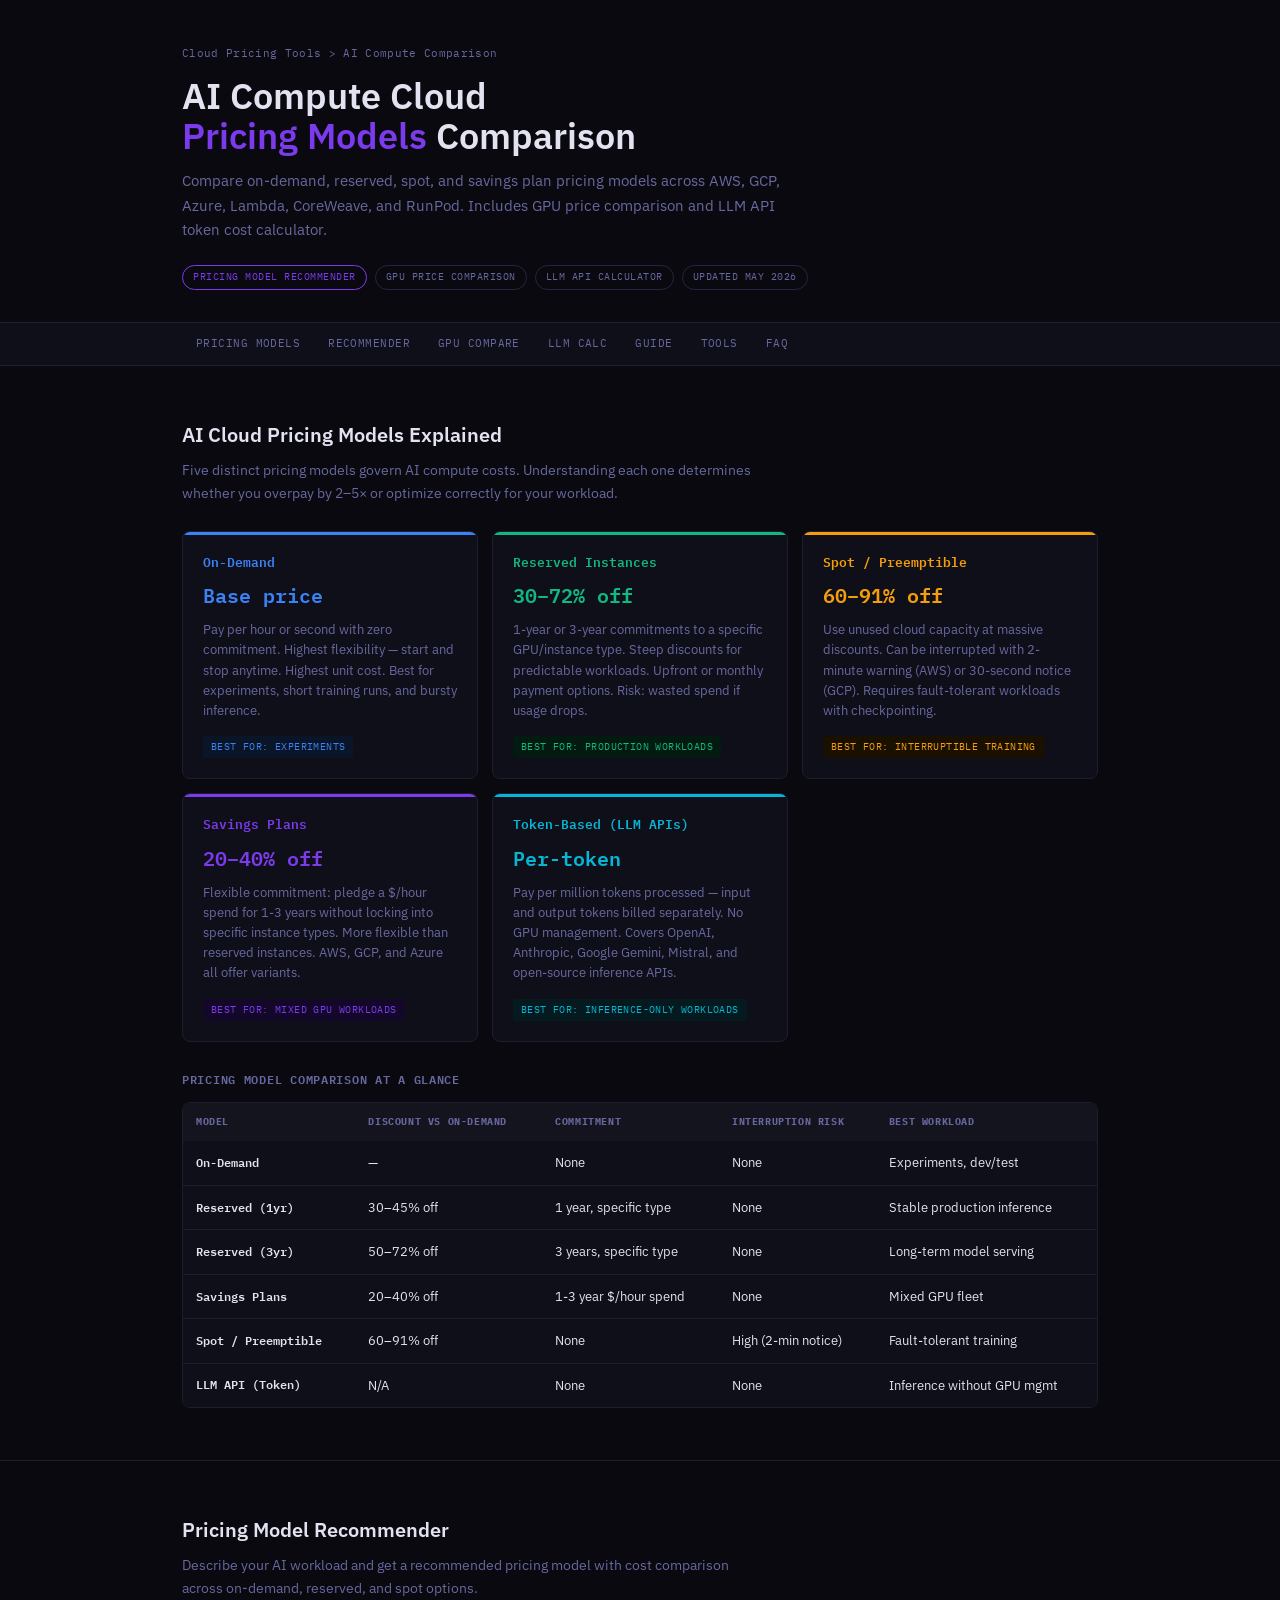
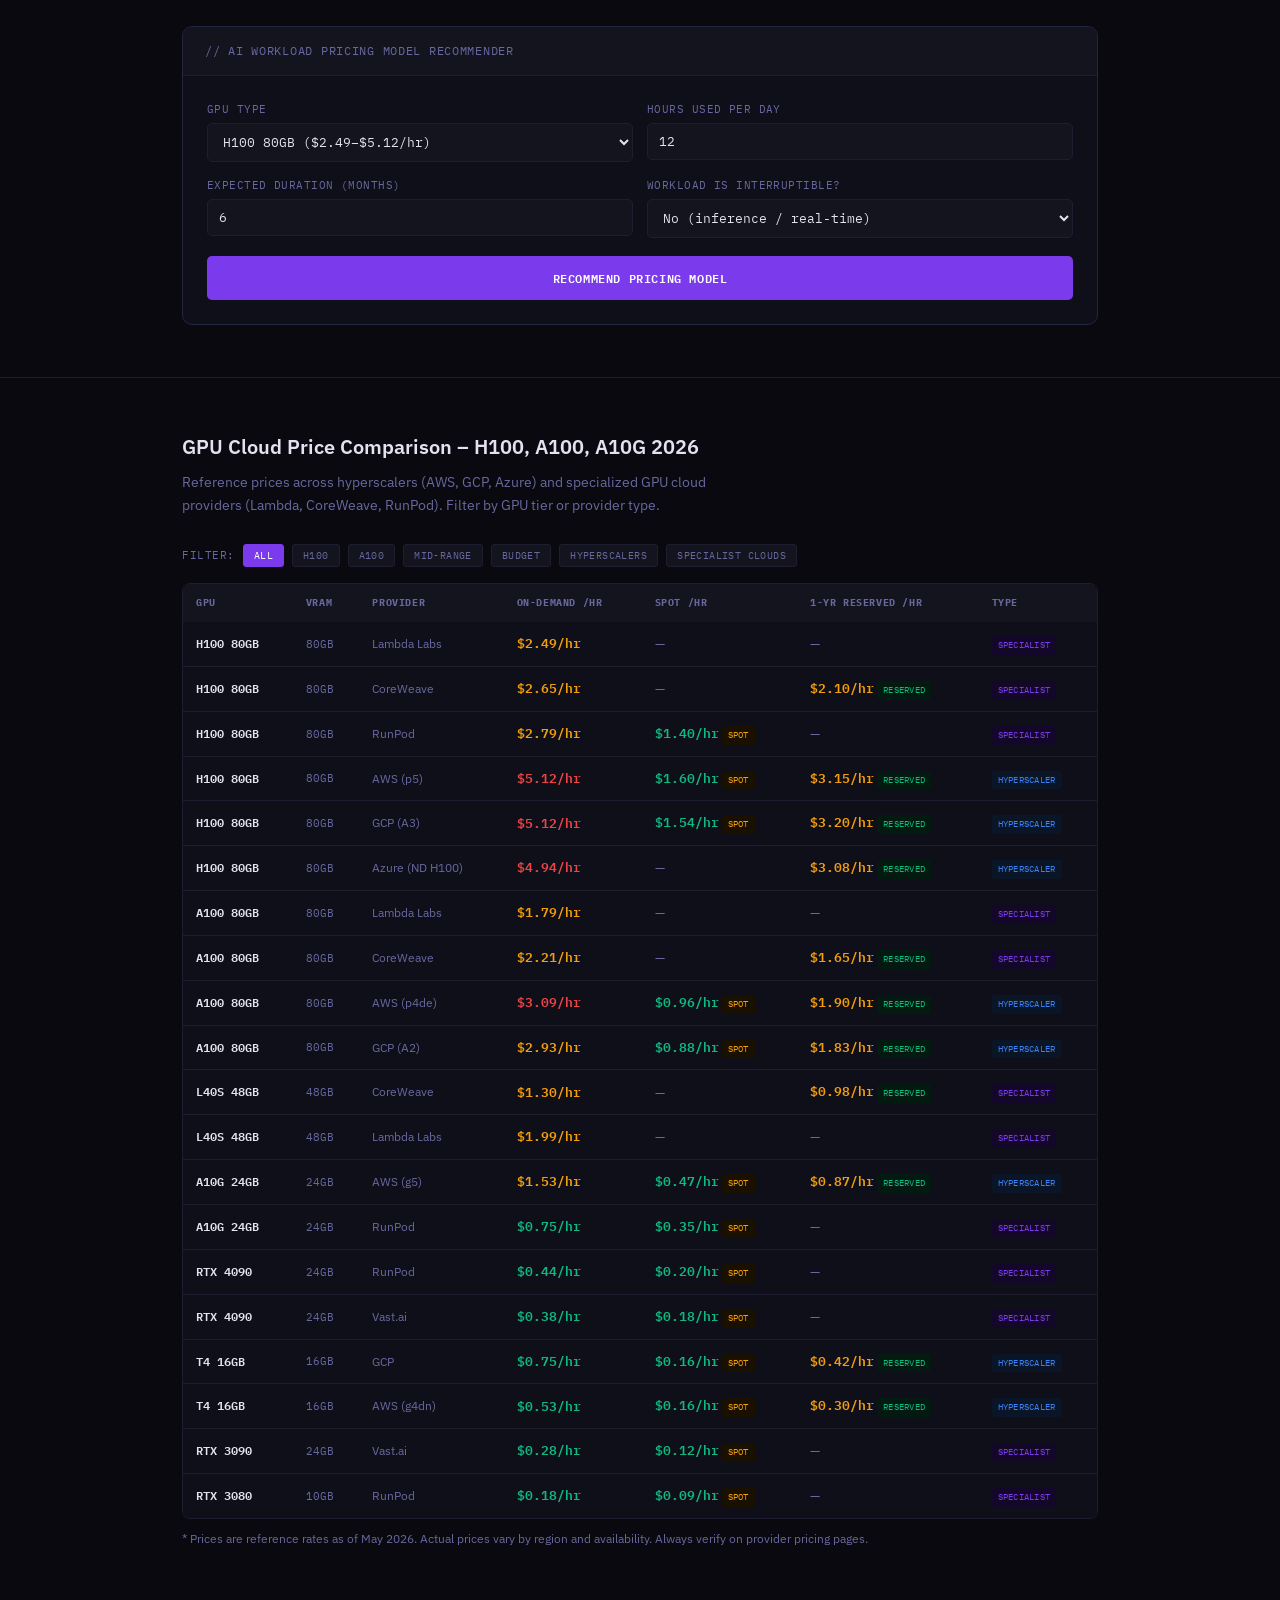
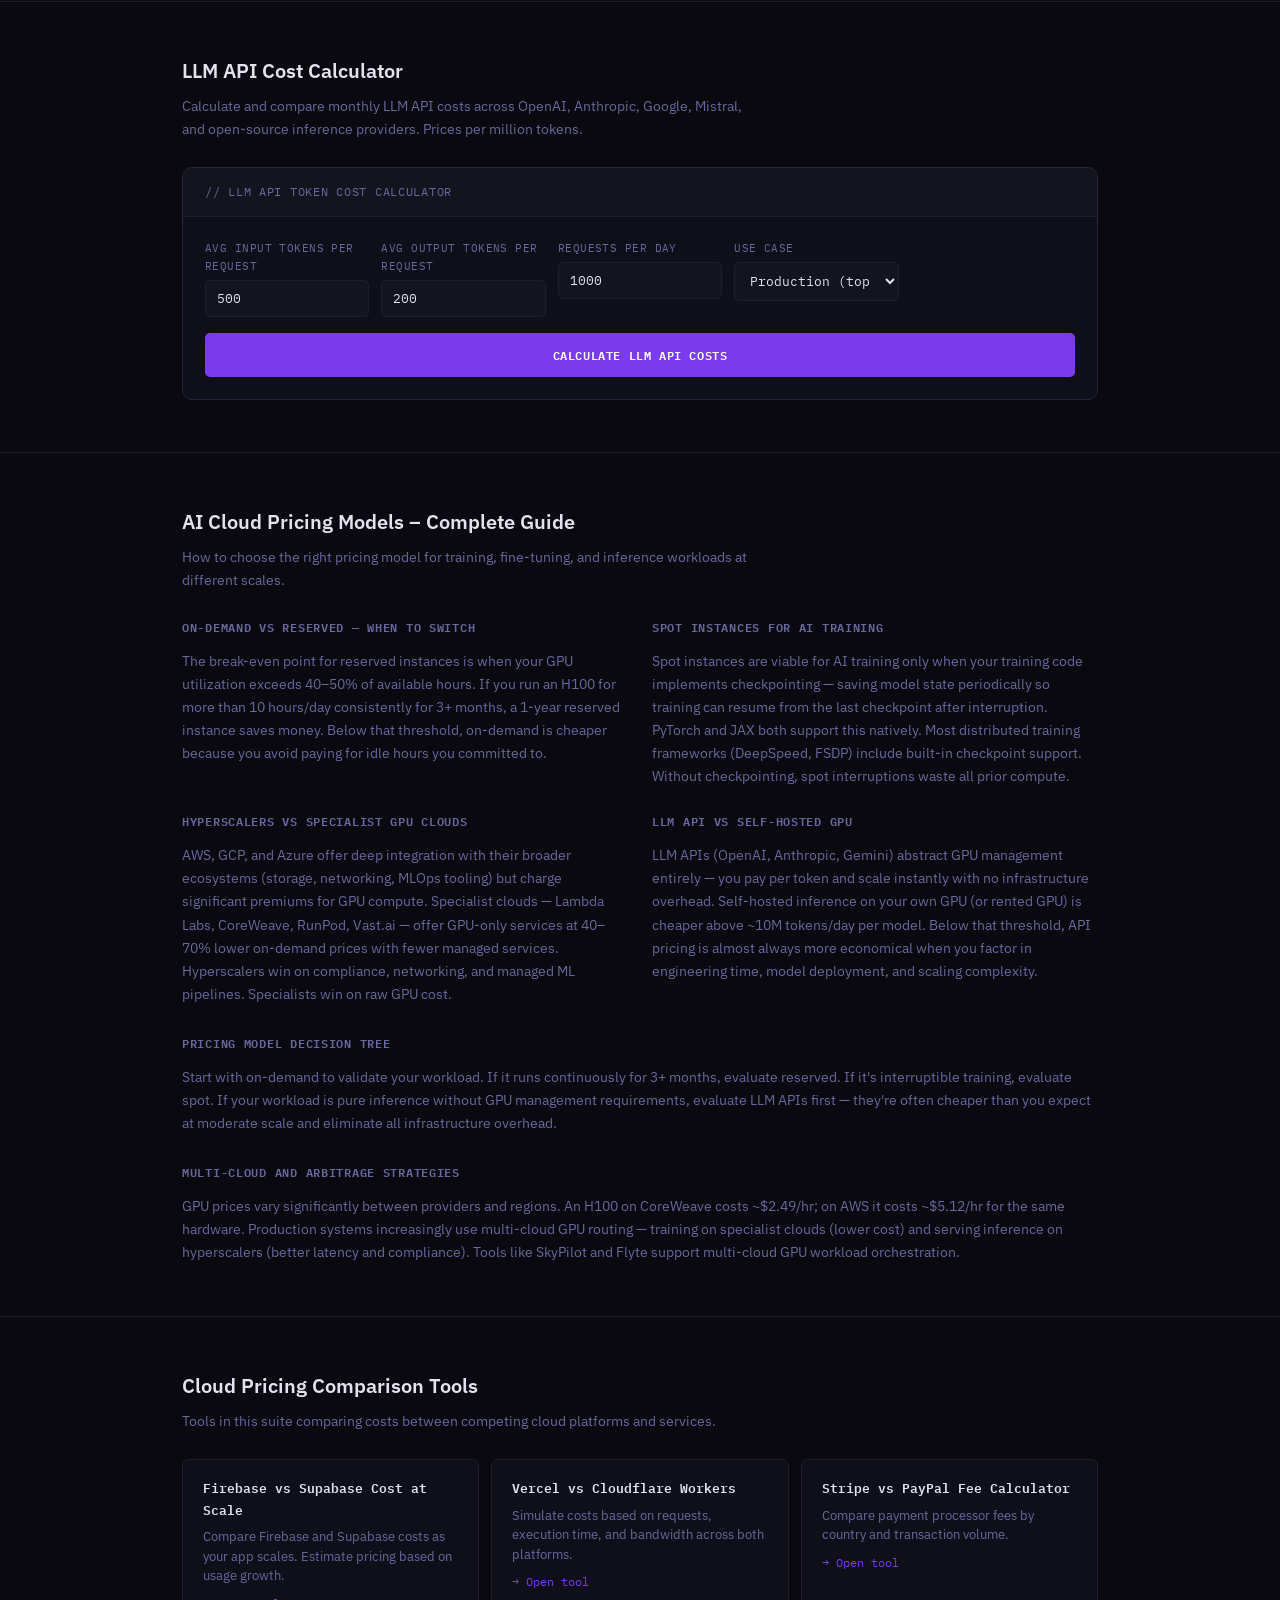
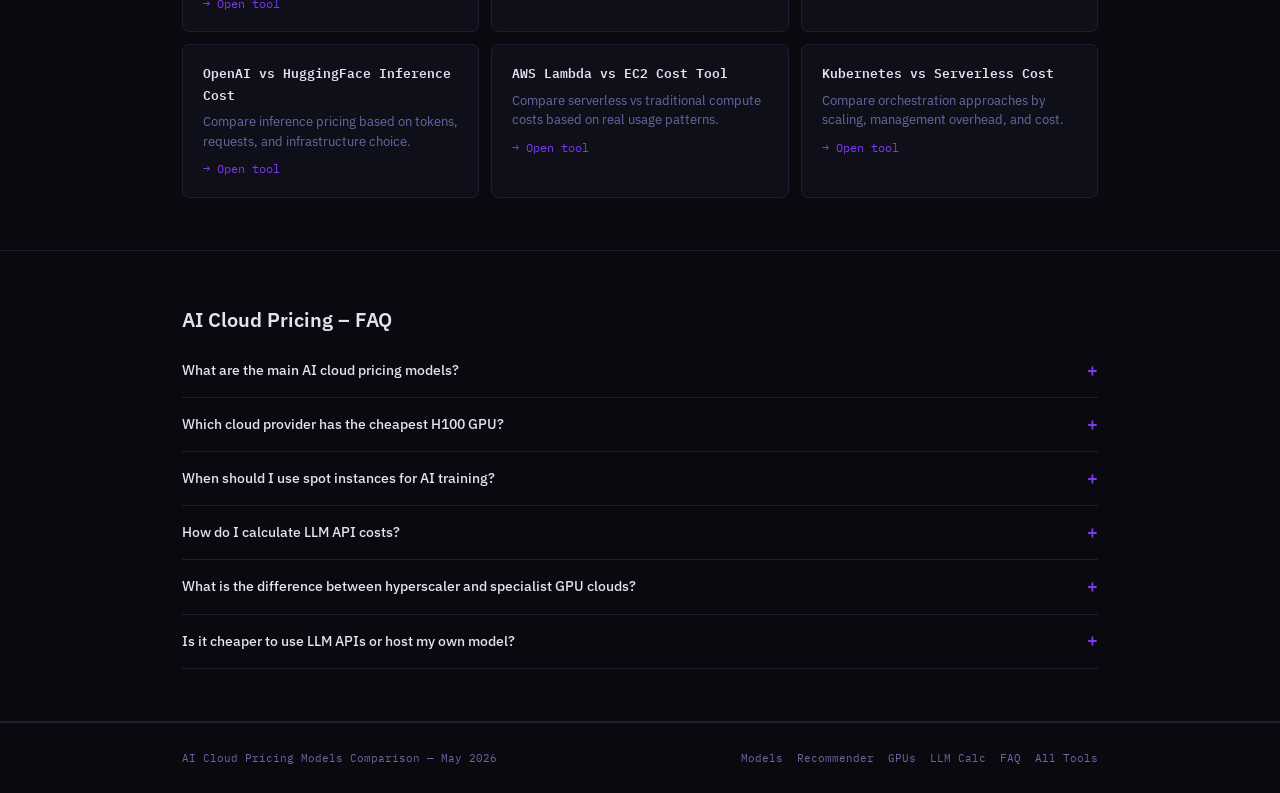
<file: index.html>
<!DOCTYPE html>
<html lang="en">
<head>
<meta charset="UTF-8">
<meta name="viewport" content="width=device-width, initial-scale=1.0">
<meta name="google-site-verification" content="uQVQvib9O00oQFIT-tXdnkU3Vh5VSFZw2b3WhCHTCns" />
<title>AI Cloud Pricing Models Comparison – GPU, LLM API & Compute Cost Guide 2026</title>
<meta name="description" content="Compare AI cloud pricing models: on-demand vs reserved vs spot instances. GPU pricing comparison across AWS, GCP, Azure, Lambda, CoreWeave and RunPod. Includes LLM API cost calculator.">
<link rel="canonical" href="https://franrivalbigprojects.github.io/cloud-pricing-tools/">

<meta property="og:title" content="AI Cloud Pricing Models Comparison – GPU & LLM Cost Guide 2026">
<meta property="og:description" content="Compare AI compute cloud pricing models. GPU cost comparison across providers, LLM API token calculator, and workload pricing model recommender.">
<meta property="og:type" content="website">

<script type="application/ld+json">
{
  "@context": "https://schema.org",
  "@type": "WebApplication",
  "name": "AI Cloud Pricing Models Comparison",
  "description": "Compare AI compute cloud pricing models including on-demand, reserved, spot, and savings plans across AWS, GCP, Azure, and GPU cloud providers.",
  "url": "https://franrivalbigprojects.github.io/cloud-pricing-tools/",
  "applicationCategory": "FinanceApplication",
  "operatingSystem": "Web",
  "offers": { "@type": "Offer", "price": "0", "priceCurrency": "USD" }
}
</script>

<script type="application/ld+json">
{
  "@context": "https://schema.org",
  "@type": "FAQPage",
  "mainEntity": [
    {
      "@type": "Question",
      "name": "What are the main AI cloud pricing models?",
      "acceptedAnswer": { "@type": "Answer", "text": "The main AI cloud pricing models are: on-demand (pay per hour with no commitment), reserved instances (1-3 year commitment for 30-72% discount), spot/preemptible instances (cheapest but interruptible, 60-90% discount), and savings plans (flexible commitment for 20-40% discount). For LLM APIs, pricing is per-token: input tokens and output tokens are billed separately." }
    },
    {
      "@type": "Question",
      "name": "Which cloud provider has the cheapest GPU for AI?",
      "acceptedAnswer": { "@type": "Answer", "text": "As of 2026, specialized GPU cloud providers like Lambda Labs, RunPod, and CoreWeave typically offer cheaper GPU prices than hyperscalers (AWS, GCP, Azure). An H100 80GB on Lambda Labs costs around $2.49/hr on-demand vs $5.12/hr on AWS. For spot instances, prices can be 60-80% lower but with interruption risk." }
    },
    {
      "@type": "Question",
      "name": "What is the difference between on-demand and reserved cloud pricing?",
      "acceptedAnswer": { "@type": "Answer", "text": "On-demand pricing charges per hour with no commitment — highest flexibility, highest cost. Reserved instances require a 1 or 3-year commitment in exchange for 30-72% discounts. Reserved is best for stable, predictable AI workloads running 8+ hours daily. On-demand is better for experimental, bursty, or short-duration training jobs." }
    }
  ]
}
</script>

<link rel="preconnect" href="https://fonts.googleapis.com">
<link rel="preconnect" href="https://fonts.gstatic.com" crossorigin>
<link href="https://fonts.googleapis.com/css2?family=IBM+Plex+Mono:wght@400;600&family=IBM+Plex+Sans:wght@300;400;500;600&display=swap" rel="stylesheet">

<style>
*, *::before, *::after { box-sizing: border-box; margin: 0; padding: 0; }

:root {
  --bg: #09090f;
  --bg2: #0f0f1a;
  --bg3: #14141f;
  --border: #1e1e30;
  --border2: #252540;
  --text: #e2e2f0;
  --muted: #6868a0;
  --accent: #7c3aed;
  --accent-light: #13082a;
  --blue: #3b82f6;
  --blue-dim: #0a1628;
  --green: #10b981;
  --green-dim: #021a10;
  --orange: #f59e0b;
  --orange-dim: #1a1000;
  --red: #ef4444;
  --red-dim: #1a0505;
  --cyan: #06b6d4;
  --mono: 'IBM Plex Mono', monospace;
  --sans: 'IBM Plex Sans', sans-serif;
}

html { scroll-behavior: smooth; }
body { background: var(--bg); color: var(--text); font-family: var(--sans); font-size: 15px; line-height: 1.65; }
.container { max-width: 960px; margin: 0 auto; padding: 0 22px; }

/* HEADER */
header { padding: 44px 0 32px; border-bottom: 1px solid var(--border); }

.breadcrumb { font-family: var(--mono); font-size: 11px; color: var(--muted); margin-bottom: 14px; letter-spacing: 0.03em; }
.breadcrumb a { color: var(--muted); text-decoration: none; }
.breadcrumb a:hover { color: var(--accent); }

h1 { font-family: var(--sans); font-size: clamp(22px, 4vw, 36px); font-weight: 600; line-height: 1.12; margin-bottom: 12px; }
h1 em { color: var(--accent); font-style: normal; }

.lead { font-size: 15px; color: var(--muted); max-width: 600px; margin-bottom: 22px; }

.header-pills { display: flex; gap: 8px; flex-wrap: wrap; }
.pill { font-family: var(--mono); font-size: 10px; padding: 3px 10px; border: 1px solid var(--border2); border-radius: 20px; color: var(--muted); text-transform: uppercase; letter-spacing: 0.05em; }
.pill.hi { border-color: var(--accent); color: var(--accent); }

/* NAV */
.nav-bar { background: var(--bg2); border-bottom: 1px solid var(--border); position: sticky; top: 0; z-index: 100; }
.nav-bar .container { display: flex; overflow-x: auto; }
.nav-bar a { font-family: var(--mono); font-size: 11px; color: var(--muted); text-decoration: none; padding: 11px 14px; white-space: nowrap; border-bottom: 2px solid transparent; text-transform: uppercase; letter-spacing: 0.04em; transition: color 0.15s, border-color 0.15s; }
.nav-bar a:hover { color: var(--accent); border-bottom-color: var(--accent); }

/* SECTIONS */
section { padding: 52px 0; border-bottom: 1px solid var(--border); }
h2 { font-family: var(--sans); font-size: 20px; font-weight: 600; margin-bottom: 8px; }
.section-lead { color: var(--muted); font-size: 14px; margin-bottom: 26px; max-width: 580px; }
h3 { font-family: var(--mono); font-size: 12px; font-weight: 600; color: var(--muted); margin: 28px 0 12px; text-transform: uppercase; letter-spacing: 0.06em; }
p { margin-bottom: 12px; color: var(--muted); font-size: 14px; }
p:last-child { margin-bottom: 0; }

/* PRICING MODEL CARDS */
.model-grid { display: grid; grid-template-columns: repeat(auto-fill, minmax(220px, 1fr)); gap: 14px; margin-top: 8px; }

.model-card { background: var(--bg2); border: 1px solid var(--border); border-radius: 8px; padding: 20px; position: relative; overflow: hidden; }
.model-card::before { content: ''; position: absolute; top: 0; left: 0; right: 0; height: 3px; }
.model-card.mc-od::before  { background: var(--blue); }
.model-card.mc-ri::before  { background: var(--green); }
.model-card.mc-sp::before  { background: var(--orange); }
.model-card.mc-sv::before  { background: var(--accent); }
.model-card.mc-tok::before { background: var(--cyan); }

.model-name { font-family: var(--mono); font-size: 13px; font-weight: 600; margin-bottom: 6px; }
.model-name.blue   { color: var(--blue); }
.model-name.green  { color: var(--green); }
.model-name.orange { color: var(--orange); }
.model-name.purple { color: var(--accent); }
.model-name.cyan   { color: var(--cyan); }

.model-discount { font-family: var(--mono); font-size: 20px; font-weight: 600; margin-bottom: 8px; }
.model-desc { font-size: 13px; color: var(--muted); line-height: 1.55; margin-bottom: 12px; }
.model-best { font-family: var(--mono); font-size: 10px; padding: 3px 8px; border-radius: 3px; text-transform: uppercase; letter-spacing: 0.04em; display: inline-block; }
.mb-blue   { background: var(--blue-dim);   color: var(--blue); }
.mb-green  { background: var(--green-dim);  color: var(--green); }
.mb-orange { background: var(--orange-dim); color: var(--orange); }
.mb-purple { background: var(--accent-light); color: var(--accent); }
.mb-cyan   { background: #041a1e; color: var(--cyan); }

/* RECOMMENDER TOOL */
.recommender { background: var(--bg2); border: 1px solid var(--border2); border-radius: 10px; overflow: hidden; }
.rec-head { background: var(--bg3); border-bottom: 1px solid var(--border); padding: 14px 22px; font-family: var(--mono); font-size: 12px; color: var(--muted); text-transform: uppercase; letter-spacing: 0.06em; }
.rec-body { padding: 24px; }

.rec-grid { display: grid; grid-template-columns: 1fr 1fr; gap: 14px; margin-bottom: 18px; }

.field label { display: block; font-family: var(--mono); font-size: 11px; color: var(--muted); text-transform: uppercase; letter-spacing: 0.04em; margin-bottom: 5px; }
.field input, .field select { width: 100%; background: var(--bg3); border: 1px solid var(--border); color: var(--text); font-family: var(--mono); font-size: 13px; padding: 9px 11px; border-radius: 5px; outline: none; transition: border-color 0.2s; }
.field input:focus, .field select:focus { border-color: var(--accent); }
.field input::placeholder { color: var(--muted); }

.rec-btn { width: 100%; background: var(--accent); color: #fff; border: none; font-family: var(--mono); font-size: 12px; font-weight: 600; padding: 12px; border-radius: 5px; cursor: pointer; text-transform: uppercase; letter-spacing: 0.05em; transition: opacity 0.2s; }
.rec-btn:hover { opacity: 0.85; }

.rec-result { display: none; margin-top: 20px; border-top: 1px solid var(--border); padding-top: 20px; }
.rec-result.visible { display: block; }

.rec-winner { background: var(--bg3); border: 1px solid var(--border2); border-radius: 8px; padding: 18px; margin-bottom: 16px; }
.rec-winner-label { font-family: var(--mono); font-size: 10px; color: var(--muted); text-transform: uppercase; letter-spacing: 0.06em; margin-bottom: 6px; }
.rec-winner-model { font-family: var(--mono); font-size: 18px; font-weight: 600; color: var(--accent); margin-bottom: 4px; }
.rec-winner-reason { font-size: 13px; color: var(--muted); line-height: 1.55; }

.rec-compare { display: grid; grid-template-columns: repeat(auto-fill, minmax(180px, 1fr)); gap: 10px; }

.rec-option { background: var(--bg3); border: 1px solid var(--border); border-radius: 6px; padding: 14px; }
.rec-option.winner { border-color: var(--accent); }
.rec-option-name { font-family: var(--mono); font-size: 11px; font-weight: 600; color: var(--muted); text-transform: uppercase; letter-spacing: 0.04em; margin-bottom: 4px; }
.rec-option-cost { font-family: var(--mono); font-size: 18px; font-weight: 600; margin-bottom: 2px; }
.rec-option-cost.best  { color: var(--green); }
.rec-option-cost.mid   { color: var(--orange); }
.rec-option-cost.worst { color: var(--red); }
.rec-option-note { font-size: 11px; color: var(--muted); }

/* GPU COMPARISON TABLE */
.filter-row { display: flex; gap: 8px; flex-wrap: wrap; margin-bottom: 16px; align-items: center; }
.filter-label { font-family: var(--mono); font-size: 11px; color: var(--muted); text-transform: uppercase; letter-spacing: 0.05em; }
.fbtn { font-family: var(--mono); font-size: 10px; padding: 4px 10px; border: 1px solid var(--border); border-radius: 3px; background: var(--bg3); color: var(--muted); cursor: pointer; text-transform: uppercase; letter-spacing: 0.04em; transition: all 0.15s; }
.fbtn:hover, .fbtn.active { background: var(--accent); border-color: var(--accent); color: #fff; }

.gpu-table-wrap { overflow-x: auto; border: 1px solid var(--border); border-radius: 8px; }
table { width: 100%; border-collapse: collapse; background: var(--bg2); font-size: 13px; }
thead { background: var(--bg3); }
thead th { font-family: var(--mono); font-size: 10px; text-transform: uppercase; letter-spacing: 0.06em; padding: 11px 13px; text-align: left; color: var(--muted); white-space: nowrap; }
tbody tr { border-bottom: 1px solid var(--border); transition: background 0.1s; }
tbody tr:last-child { border-bottom: none; }
tbody tr:hover { background: var(--bg3); }
tbody tr[data-hidden] { display: none; }
tbody td { padding: 11px 13px; vertical-align: middle; }
.td-gpu { font-family: var(--mono); font-size: 12px; font-weight: 600; color: var(--text); }
.td-vram { font-family: var(--mono); font-size: 11px; color: var(--muted); }
.td-provider { font-size: 12px; color: var(--muted); }
.td-price { font-family: var(--mono); font-size: 13px; font-weight: 600; }
.price-low  { color: var(--green); }
.price-mid  { color: var(--orange); }
.price-high { color: var(--red); }

.tag { display: inline-block; font-family: var(--mono); font-size: 9px; padding: 2px 6px; border-radius: 3px; text-transform: uppercase; letter-spacing: 0.03em; }
.tag-hyper  { background: #0a1628; color: var(--blue); }
.tag-spec   { background: var(--accent-light); color: var(--accent); }
.tag-spot   { background: var(--orange-dim); color: var(--orange); }
.tag-res    { background: var(--green-dim); color: var(--green); }

/* LLM CALC */
.llm-calc { background: var(--bg2); border: 1px solid var(--border2); border-radius: 10px; overflow: hidden; }
.llm-head { background: var(--bg3); border-bottom: var(--border) 1px solid; padding: 14px 22px; font-family: var(--mono); font-size: 12px; color: var(--muted); text-transform: uppercase; letter-spacing: 0.06em; }
.llm-body { padding: 22px; }

.llm-grid { display: grid; grid-template-columns: repeat(auto-fill, minmax(160px, 1fr)); gap: 12px; margin-bottom: 16px; }

.llm-result { display: none; margin-top: 18px; border-top: 1px solid var(--border); padding-top: 18px; }
.llm-result.visible { display: block; }
.llm-result-title { font-family: var(--mono); font-size: 11px; color: var(--muted); text-transform: uppercase; letter-spacing: 0.06em; margin-bottom: 14px; }

.llm-provider-grid { display: grid; grid-template-columns: repeat(auto-fill, minmax(200px, 1fr)); gap: 10px; }

.llm-provider-card { background: var(--bg3); border: 1px solid var(--border); border-radius: 6px; padding: 14px 16px; }
.llm-provider-card.cheapest { border-color: var(--green); }
.llm-prov-name { font-family: var(--mono); font-size: 12px; font-weight: 600; color: var(--text); margin-bottom: 4px; }
.llm-prov-model { font-size: 11px; color: var(--muted); margin-bottom: 8px; }
.llm-prov-cost { font-family: var(--mono); font-size: 20px; font-weight: 600; margin-bottom: 2px; }
.llm-prov-cost.best  { color: var(--green); }
.llm-prov-cost.mid   { color: var(--orange); }
.llm-prov-cost.worst { color: var(--red); }
.llm-prov-breakdown { font-size: 11px; color: var(--muted); }

/* COMPARISON SECTION TOOLS */
.comp-tools { display: grid; grid-template-columns: repeat(auto-fill, minmax(260px, 1fr)); gap: 12px; margin-top: 8px; }
.comp-tool-card { background: var(--bg2); border: 1px solid var(--border); border-radius: 7px; padding: 18px 20px; text-decoration: none; display: block; transition: border-color 0.15s; }
.comp-tool-card:hover { border-color: var(--accent); }
.ct-title { font-family: var(--mono); font-size: 13px; font-weight: 600; color: var(--text); margin-bottom: 6px; }
.ct-desc { font-size: 13px; color: var(--muted); line-height: 1.5; }
.ct-arrow { color: var(--accent); font-family: var(--mono); font-size: 12px; margin-top: 8px; display: block; }

/* FAQ */
.faq-item { border-bottom: 1px solid var(--border); }
.faq-q { display: flex; justify-content: space-between; align-items: center; gap: 12px; padding: 15px 0; cursor: pointer; font-size: 14px; font-weight: 500; user-select: none; color: var(--text); }
.faq-toggle { font-family: var(--mono); font-size: 18px; color: var(--accent); flex-shrink: 0; transition: transform 0.2s; line-height: 1; }
.faq-item.open .faq-toggle { transform: rotate(45deg); }
.faq-a { max-height: 0; overflow: hidden; transition: max-height 0.3s ease, padding 0.3s; font-size: 14px; color: var(--muted); line-height: 1.7; }
.faq-item.open .faq-a { max-height: 500px; padding-bottom: 16px; }

/* INFO BLOCKS */
.info-grid { display: grid; grid-template-columns: 1fr 1fr; gap: 24px; margin-top: 16px; }
.info-block h3 { margin-top: 0; }

/* FOOTER */
footer { border-top: 1px solid var(--border); padding: 26px 0; font-family: var(--mono); font-size: 11px; color: var(--muted); }
footer .container { display: flex; justify-content: space-between; align-items: center; flex-wrap: wrap; gap: 12px; }
footer nav { display: flex; gap: 14px; flex-wrap: wrap; }
footer nav a { color: var(--muted); text-decoration: none; }
footer nav a:hover { color: var(--accent); }

@media (max-width: 600px) {
  .rec-grid { grid-template-columns: 1fr; }
  .info-grid { grid-template-columns: 1fr; }
  footer .container { flex-direction: column; }
}
</style>
</head>

<body>

<header>
  <div class="container">
    <p class="breadcrumb"><a href="index.html">Cloud Pricing Tools</a> &gt; AI Compute Comparison</p>
    <h1>AI Compute Cloud<br><em>Pricing Models</em> Comparison</h1>
    <p class="lead">Compare on-demand, reserved, spot, and savings plan pricing models across AWS, GCP, Azure, Lambda, CoreWeave, and RunPod. Includes GPU price comparison and LLM API token cost calculator.</p>
    <div class="header-pills">
      <span class="pill hi">Pricing model recommender</span>
      <span class="pill">GPU price comparison</span>
      <span class="pill">LLM API calculator</span>
      <span class="pill">Updated May 2026</span>
    </div>
  </div>
</header>

<nav class="nav-bar" aria-label="Page sections">
  <div class="container">
    <a href="#models">Pricing Models</a>
    <a href="#recommender">Recommender</a>
    <a href="#gpu-compare">GPU Compare</a>
    <a href="#llm-calc">LLM Calc</a>
    <a href="#guide">Guide</a>
    <a href="#tools">Tools</a>
    <a href="#faq">FAQ</a>
  </div>
</nav>

<!-- PRICING MODELS -->
<section id="models">
  <div class="container">
    <h2>AI Cloud Pricing Models Explained</h2>
    <p class="section-lead">Five distinct pricing models govern AI compute costs. Understanding each one determines whether you overpay by 2–5× or optimize correctly for your workload.</p>

    <div class="model-grid">
      <div class="model-card mc-od">
        <div class="model-name blue">On-Demand</div>
        <div class="model-discount" style="color:var(--blue)">Base price</div>
        <div class="model-desc">Pay per hour or second with zero commitment. Highest flexibility — start and stop anytime. Highest unit cost. Best for experiments, short training runs, and bursty inference.</div>
        <span class="model-best mb-blue">Best for: Experiments</span>
      </div>

      <div class="model-card mc-ri">
        <div class="model-name green">Reserved Instances</div>
        <div class="model-discount" style="color:var(--green)">30–72% off</div>
        <div class="model-desc">1-year or 3-year commitments to a specific GPU/instance type. Steep discounts for predictable workloads. Upfront or monthly payment options. Risk: wasted spend if usage drops.</div>
        <span class="model-best mb-green">Best for: Production workloads</span>
      </div>

      <div class="model-card mc-sp">
        <div class="model-name orange">Spot / Preemptible</div>
        <div class="model-discount" style="color:var(--orange)">60–91% off</div>
        <div class="model-desc">Use unused cloud capacity at massive discounts. Can be interrupted with 2-minute warning (AWS) or 30-second notice (GCP). Requires fault-tolerant workloads with checkpointing.</div>
        <span class="model-best mb-orange">Best for: Interruptible training</span>
      </div>

      <div class="model-card mc-sv">
        <div class="model-name purple">Savings Plans</div>
        <div class="model-discount" style="color:var(--accent)">20–40% off</div>
        <div class="model-desc">Flexible commitment: pledge a $/hour spend for 1-3 years without locking into specific instance types. More flexible than reserved instances. AWS, GCP, and Azure all offer variants.</div>
        <span class="model-best mb-purple">Best for: Mixed GPU workloads</span>
      </div>

      <div class="model-card mc-tok">
        <div class="model-name cyan">Token-Based (LLM APIs)</div>
        <div class="model-discount" style="color:var(--cyan)">Per-token</div>
        <div class="model-desc">Pay per million tokens processed — input and output tokens billed separately. No GPU management. Covers OpenAI, Anthropic, Google Gemini, Mistral, and open-source inference APIs.</div>
        <span class="model-best mb-cyan">Best for: Inference-only workloads</span>
      </div>
    </div>

    <h3>Pricing model comparison at a glance</h3>
    <div class="gpu-table-wrap">
      <table>
        <thead>
          <tr><th>Model</th><th>Discount vs On-Demand</th><th>Commitment</th><th>Interruption Risk</th><th>Best Workload</th></tr>
        </thead>
        <tbody>
          <tr><td class="td-gpu">On-Demand</td><td>—</td><td>None</td><td>None</td><td>Experiments, dev/test</td></tr>
          <tr><td class="td-gpu">Reserved (1yr)</td><td>30–45% off</td><td>1 year, specific type</td><td>None</td><td>Stable production inference</td></tr>
          <tr><td class="td-gpu">Reserved (3yr)</td><td>50–72% off</td><td>3 years, specific type</td><td>None</td><td>Long-term model serving</td></tr>
          <tr><td class="td-gpu">Savings Plans</td><td>20–40% off</td><td>1-3 year $/hour spend</td><td>None</td><td>Mixed GPU fleet</td></tr>
          <tr><td class="td-gpu">Spot / Preemptible</td><td>60–91% off</td><td>None</td><td>High (2-min notice)</td><td>Fault-tolerant training</td></tr>
          <tr><td class="td-gpu">LLM API (Token)</td><td>N/A</td><td>None</td><td>None</td><td>Inference without GPU mgmt</td></tr>
        </tbody>
      </table>
    </div>
  </div>
</section>

<!-- RECOMMENDER -->
<section id="recommender">
  <div class="container">
    <h2>Pricing Model Recommender</h2>
    <p class="section-lead">Describe your AI workload and get a recommended pricing model with cost comparison across on-demand, reserved, and spot options.</p>

    <div class="recommender">
      <div class="rec-head">// AI Workload Pricing Model Recommender</div>
      <div class="rec-body">
        <div class="rec-grid">
          <div class="field">
            <label for="r-gpu">GPU type</label>
            <select id="r-gpu">
              <option value="h100">H100 80GB ($2.49–$5.12/hr)</option>
              <option value="a100">A100 80GB ($1.79–$3.09/hr)</option>
              <option value="a10g">A10G 24GB ($0.75–$1.53/hr)</option>
              <option value="l40s">L40S 48GB ($1.30–$2.80/hr)</option>
              <option value="rtx4090">RTX 4090 24GB ($0.44–$0.89/hr)</option>
              <option value="t4">T4 16GB ($0.35–$0.75/hr)</option>
            </select>
          </div>
          <div class="field">
            <label for="r-hours">Hours used per day</label>
            <input type="number" id="r-hours" placeholder="12" min="0.5" max="24" step="0.5" value="12">
          </div>
          <div class="field">
            <label for="r-months">Expected duration (months)</label>
            <input type="number" id="r-months" placeholder="6" min="1" max="36" step="1" value="6">
          </div>
          <div class="field">
            <label for="r-interruptible">Workload is interruptible?</label>
            <select id="r-interruptible">
              <option value="yes">Yes (training with checkpoints)</option>
              <option value="no" selected>No (inference / real-time)</option>
            </select>
          </div>
        </div>
        <button class="rec-btn" onclick="runRecommender()">Recommend Pricing Model</button>

        <div class="rec-result" id="rec-result">
          <div class="rec-winner" id="rec-winner"></div>
          <div class="rec-compare" id="rec-compare"></div>
        </div>
      </div>
    </div>
  </div>
</section>

<!-- GPU COMPARISON -->
<section id="gpu-compare">
  <div class="container">
    <h2>GPU Cloud Price Comparison – H100, A100, A10G 2026</h2>
    <p class="section-lead">Reference prices across hyperscalers (AWS, GCP, Azure) and specialized GPU cloud providers (Lambda, CoreWeave, RunPod). Filter by GPU tier or provider type.</p>

    <div class="filter-row">
      <span class="filter-label">Filter:</span>
      <button class="fbtn active" onclick="filterGPU('all', this)">All</button>
      <button class="fbtn" onclick="filterGPU('h100', this)">H100</button>
      <button class="fbtn" onclick="filterGPU('a100', this)">A100</button>
      <button class="fbtn" onclick="filterGPU('mid', this)">Mid-Range</button>
      <button class="fbtn" onclick="filterGPU('budget', this)">Budget</button>
      <button class="fbtn" onclick="filterGPU('hyperscaler', this)">Hyperscalers</button>
      <button class="fbtn" onclick="filterGPU('specialist', this)">Specialist Clouds</button>
    </div>

    <div class="gpu-table-wrap">
      <table>
        <thead>
          <tr><th>GPU</th><th>VRAM</th><th>Provider</th><th>On-Demand /hr</th><th>Spot /hr</th><th>1-yr Reserved /hr</th><th>Type</th></tr>
        </thead>
        <tbody id="gpu-tbody">
          <!-- injected by JS -->
        </tbody>
      </table>
    </div>
    <p style="font-size:12px; color:var(--muted); margin-top:10px;">* Prices are reference rates as of May 2026. Actual prices vary by region and availability. Always verify on provider pricing pages.</p>
  </div>
</section>

<!-- LLM API CALCULATOR -->
<section id="llm-calc">
  <div class="container">
    <h2>LLM API Cost Calculator</h2>
    <p class="section-lead">Calculate and compare monthly LLM API costs across OpenAI, Anthropic, Google, Mistral, and open-source inference providers. Prices per million tokens.</p>

    <div class="llm-calc">
      <div class="llm-head">// LLM API Token Cost Calculator</div>
      <div class="llm-body">
        <div class="llm-grid">
          <div class="field">
            <label for="llm-input-tok">Avg input tokens per request</label>
            <input type="number" id="llm-input-tok" placeholder="500" min="0" value="500">
          </div>
          <div class="field">
            <label for="llm-output-tok">Avg output tokens per request</label>
            <input type="number" id="llm-output-tok" placeholder="200" min="0" value="200">
          </div>
          <div class="field">
            <label for="llm-req-day">Requests per day</label>
            <input type="number" id="llm-req-day" placeholder="1000" min="0" value="1000">
          </div>
          <div class="field">
            <label for="llm-tier">Use case</label>
            <select id="llm-tier">
              <option value="production">Production (top models)</option>
              <option value="cost">Cost-optimized (mid models)</option>
              <option value="budget">Budget (small/OSS models)</option>
            </select>
          </div>
        </div>
        <button class="rec-btn" onclick="calcLLM()">Calculate LLM API Costs</button>
        <div class="llm-result" id="llm-result"></div>
      </div>
    </div>
  </div>
</section>

<!-- GUIDE -->
<section id="guide">
  <div class="container">
    <h2>AI Cloud Pricing Models – Complete Guide</h2>
    <p class="section-lead">How to choose the right pricing model for training, fine-tuning, and inference workloads at different scales.</p>

    <div class="info-grid">
      <div class="info-block">
        <h3>On-demand vs reserved — when to switch</h3>
        <p>The break-even point for reserved instances is when your GPU utilization exceeds 40–50% of available hours. If you run an H100 for more than 10 hours/day consistently for 3+ months, a 1-year reserved instance saves money. Below that threshold, on-demand is cheaper because you avoid paying for idle hours you committed to.</p>
      </div>
      <div class="info-block">
        <h3>Spot instances for AI training</h3>
        <p>Spot instances are viable for AI training only when your training code implements checkpointing — saving model state periodically so training can resume from the last checkpoint after interruption. PyTorch and JAX both support this natively. Most distributed training frameworks (DeepSpeed, FSDP) include built-in checkpoint support. Without checkpointing, spot interruptions waste all prior compute.</p>
      </div>
      <div class="info-block">
        <h3>Hyperscalers vs specialist GPU clouds</h3>
        <p>AWS, GCP, and Azure offer deep integration with their broader ecosystems (storage, networking, MLOps tooling) but charge significant premiums for GPU compute. Specialist clouds — Lambda Labs, CoreWeave, RunPod, Vast.ai — offer GPU-only services at 40–70% lower on-demand prices with fewer managed services. Hyperscalers win on compliance, networking, and managed ML pipelines. Specialists win on raw GPU cost.</p>
      </div>
      <div class="info-block">
        <h3>LLM API vs self-hosted GPU</h3>
        <p>LLM APIs (OpenAI, Anthropic, Gemini) abstract GPU management entirely — you pay per token and scale instantly with no infrastructure overhead. Self-hosted inference on your own GPU (or rented GPU) is cheaper above ~10M tokens/day per model. Below that threshold, API pricing is almost always more economical when you factor in engineering time, model deployment, and scaling complexity.</p>
      </div>
    </div>

    <h3>Pricing model decision tree</h3>
    <p>Start with on-demand to validate your workload. If it runs continuously for 3+ months, evaluate reserved. If it's interruptible training, evaluate spot. If your workload is pure inference without GPU management requirements, evaluate LLM APIs first — they're often cheaper than you expect at moderate scale and eliminate all infrastructure overhead.</p>

    <h3>Multi-cloud and arbitrage strategies</h3>
    <p>GPU prices vary significantly between providers and regions. An H100 on CoreWeave costs ~$2.49/hr; on AWS it costs ~$5.12/hr for the same hardware. Production systems increasingly use multi-cloud GPU routing — training on specialist clouds (lower cost) and serving inference on hyperscalers (better latency and compliance). Tools like SkyPilot and Flyte support multi-cloud GPU workload orchestration.</p>
  </div>
</section>

<!-- OTHER TOOLS -->
<section id="tools">
  <div class="container">
    <h2>Cloud Pricing Comparison Tools</h2>
    <p class="section-lead">Tools in this suite comparing costs between competing cloud platforms and services.</p>

    <div class="comp-tools">
      <a href="firebase-vs-supabase/index.html" class="comp-tool-card">
        <div class="ct-title">Firebase vs Supabase Cost at Scale</div>
        <div class="ct-desc">Compare Firebase and Supabase costs as your app scales. Estimate pricing based on usage growth.</div>
        <span class="ct-arrow">→ Open tool</span>
      </a>
      <a href="vercel-vs-cloudflare/index.html" class="comp-tool-card">
        <div class="ct-title">Vercel vs Cloudflare Workers</div>
        <div class="ct-desc">Simulate costs based on requests, execution time, and bandwidth across both platforms.</div>
        <span class="ct-arrow">→ Open tool</span>
      </a>
      <a href="stripe-vs-paypal/index.html" class="comp-tool-card">
        <div class="ct-title">Stripe vs PayPal Fee Calculator</div>
        <div class="ct-desc">Compare payment processor fees by country and transaction volume.</div>
        <span class="ct-arrow">→ Open tool</span>
      </a>
      <a href="openai-vs-huggingface/index.html" class="comp-tool-card">
        <div class="ct-title">OpenAI vs HuggingFace Inference Cost</div>
        <div class="ct-desc">Compare inference pricing based on tokens, requests, and infrastructure choice.</div>
        <span class="ct-arrow">→ Open tool</span>
      </a>
      <a href="lambda-vs-ec2/index.html" class="comp-tool-card">
        <div class="ct-title">AWS Lambda vs EC2 Cost Tool</div>
        <div class="ct-desc">Compare serverless vs traditional compute costs based on real usage patterns.</div>
        <span class="ct-arrow">→ Open tool</span>
      </a>
      <a href="kubernetes-vs-serverless/index.html" class="comp-tool-card">
        <div class="ct-title">Kubernetes vs Serverless Cost</div>
        <div class="ct-desc">Compare orchestration approaches by scaling, management overhead, and cost.</div>
        <span class="ct-arrow">→ Open tool</span>
      </a>
    </div>
  </div>
</section>

<!-- FAQ -->
<section id="faq">
  <div class="container">
    <h2>AI Cloud Pricing – FAQ</h2>

    <div class="faq-item">
      <div class="faq-q" onclick="toggleFaq(this)">What are the main AI cloud pricing models?<span class="faq-toggle">+</span></div>
      <div class="faq-a">The five main AI cloud pricing models are: (1) On-demand — pay per hour, no commitment, highest cost; (2) Reserved instances — 1-3 year commitment for 30-72% discount; (3) Spot/preemptible — use unused capacity at 60-91% discount with interruption risk; (4) Savings plans — flexible $/hour commitment for 20-40% discount without locking into specific instance types; (5) Token-based — per-million-token billing for LLM APIs with no GPU management required.</div>
    </div>

    <div class="faq-item">
      <div class="faq-q" onclick="toggleFaq(this)">Which cloud provider has the cheapest H100 GPU?<span class="faq-toggle">+</span></div>
      <div class="faq-a">As of May 2026, specialist GPU clouds offer significantly lower H100 prices than hyperscalers. Lambda Labs: ~$2.49/hr on-demand. CoreWeave: ~$2.65/hr. RunPod: ~$2.79/hr. AWS p4d.24xlarge (A100): ~$3.09/hr. AWS p5 (H100): ~$5.12/hr. GCP A3 (H100): ~$5.12/hr. The hyperscaler premium is real — you pay 2-3× more for H100s on AWS/GCP compared to Lambda or CoreWeave, in exchange for better ecosystem integration and compliance certifications.</div>
    </div>

    <div class="faq-item">
      <div class="faq-q" onclick="toggleFaq(this)">When should I use spot instances for AI training?<span class="faq-toggle">+</span></div>
      <div class="faq-a">Use spot instances for AI training when: your training code implements checkpointing (saves state every N steps), your training job is long enough that the discount (60-91%) outweighs restart overhead, and you're not on a tight deadline where interruptions are unacceptable. Spot is ideal for pre-training, fine-tuning, and hyperparameter sweeps. Avoid spot for inference serving, time-sensitive training, and any job where losing 1+ hours of compute would be catastrophic without checkpointing.</div>
    </div>

    <div class="faq-item">
      <div class="faq-q" onclick="toggleFaq(this)">How do I calculate LLM API costs?<span class="faq-toggle">+</span></div>
      <div class="faq-a">LLM API cost = (input tokens × input price per million) + (output tokens × output price per million). For example, GPT-4o at $2.50/M input tokens and $10.00/M output tokens: 500 input tokens + 200 output tokens per request × 1,000 requests/day = 500K input tokens + 200K output tokens daily = $1.25 + $2.00 = $3.25/day = ~$97.50/month. Use the LLM API calculator above to compare across providers automatically.</div>
    </div>

    <div class="faq-item">
      <div class="faq-q" onclick="toggleFaq(this)">What is the difference between hyperscaler and specialist GPU clouds?<span class="faq-toggle">+</span></div>
      <div class="faq-a">Hyperscalers (AWS, GCP, Azure) offer GPU compute as part of broader cloud platforms with managed ML services (SageMaker, Vertex AI, Azure ML), VPC networking, compliance certifications (SOC2, HIPAA, FedRAMP), and global regions. They charge a significant premium for GPU compute. Specialist GPU clouds (Lambda Labs, CoreWeave, RunPod, Vast.ai) focus exclusively on GPU compute at 40-70% lower prices but offer fewer managed services and fewer compliance certifications. Choose specialists for cost-optimized training; consider hyperscalers when compliance, ecosystem integration, or managed MLOps matter.</div>
    </div>

    <div class="faq-item">
      <div class="faq-q" onclick="toggleFaq(this)">Is it cheaper to use LLM APIs or host my own model?<span class="faq-toggle">+</span></div>
      <div class="faq-a">LLM APIs are cheaper than self-hosting below roughly 5-15M tokens/day depending on model size and GPU type. Above that volume, renting GPU capacity to run your own open-source model (Llama, Mistral, Qwen) becomes more economical. The break-even calculation: (GPU cost/hr × hrs/day × 30) vs (tokens/day × 30 × API price per token). Factor in engineering overhead — self-hosting requires infrastructure management, model updates, and scaling logic that add hidden costs.</div>
    </div>

  </div>
</section>

<footer>
  <div class="container">
    <span>AI Cloud Pricing Models Comparison — May 2026</span>
    <nav>
      <a href="#models">Models</a>
      <a href="#recommender">Recommender</a>
      <a href="#gpu-compare">GPUs</a>
      <a href="#llm-calc">LLM Calc</a>
      <a href="#faq">FAQ</a>
      <a href="index.html">All Tools</a>
    </nav>
  </div>
</footer>

<!-- ================================================================
     JAVASCRIPT — ES5, NO ARROW FUNCTIONS, NO TEMPLATE LITERALS
     ================================================================ -->
<script>

/* ── GPU DATA ── */
var GPU_DATA = [
  { gpu:'H100 80GB', vram:'80GB', provider:'Lambda Labs',  onDemand:2.49,  spot:null, reserved:null, tier:'h100', type:'specialist' },
  { gpu:'H100 80GB', vram:'80GB', provider:'CoreWeave',    onDemand:2.65,  spot:null, reserved:2.10, tier:'h100', type:'specialist' },
  { gpu:'H100 80GB', vram:'80GB', provider:'RunPod',       onDemand:2.79,  spot:1.40, reserved:null, tier:'h100', type:'specialist' },
  { gpu:'H100 80GB', vram:'80GB', provider:'AWS (p5)',     onDemand:5.12,  spot:1.60, reserved:3.15, tier:'h100', type:'hyperscaler' },
  { gpu:'H100 80GB', vram:'80GB', provider:'GCP (A3)',     onDemand:5.12,  spot:1.54, reserved:3.20, tier:'h100', type:'hyperscaler' },
  { gpu:'H100 80GB', vram:'80GB', provider:'Azure (ND H100)', onDemand:4.94, spot:null, reserved:3.08, tier:'h100', type:'hyperscaler' },
  { gpu:'A100 80GB', vram:'80GB', provider:'Lambda Labs',  onDemand:1.79,  spot:null, reserved:null, tier:'a100', type:'specialist' },
  { gpu:'A100 80GB', vram:'80GB', provider:'CoreWeave',    onDemand:2.21,  spot:null, reserved:1.65, tier:'a100', type:'specialist' },
  { gpu:'A100 80GB', vram:'80GB', provider:'AWS (p4de)',   onDemand:3.09,  spot:0.96, reserved:1.90, tier:'a100', type:'hyperscaler' },
  { gpu:'A100 80GB', vram:'80GB', provider:'GCP (A2)',     onDemand:2.93,  spot:0.88, reserved:1.83, tier:'a100', type:'hyperscaler' },
  { gpu:'L40S 48GB', vram:'48GB', provider:'CoreWeave',    onDemand:1.30,  spot:null, reserved:0.98, tier:'mid',  type:'specialist' },
  { gpu:'L40S 48GB', vram:'48GB', provider:'Lambda Labs',  onDemand:1.99,  spot:null, reserved:null, tier:'mid',  type:'specialist' },
  { gpu:'A10G 24GB', vram:'24GB', provider:'AWS (g5)',     onDemand:1.53,  spot:0.47, reserved:0.87, tier:'mid',  type:'hyperscaler' },
  { gpu:'A10G 24GB', vram:'24GB', provider:'RunPod',       onDemand:0.75,  spot:0.35, reserved:null, tier:'mid',  type:'specialist' },
  { gpu:'RTX 4090',  vram:'24GB', provider:'RunPod',       onDemand:0.44,  spot:0.20, reserved:null, tier:'budget', type:'specialist' },
  { gpu:'RTX 4090',  vram:'24GB', provider:'Vast.ai',      onDemand:0.38,  spot:0.18, reserved:null, tier:'budget', type:'specialist' },
  { gpu:'T4 16GB',   vram:'16GB', provider:'GCP',          onDemand:0.75,  spot:0.16, reserved:0.42, tier:'budget', type:'hyperscaler' },
  { gpu:'T4 16GB',   vram:'16GB', provider:'AWS (g4dn)',   onDemand:0.53,  spot:0.16, reserved:0.30, tier:'budget', type:'hyperscaler' },
  { gpu:'RTX 3090',  vram:'24GB', provider:'Vast.ai',      onDemand:0.28,  spot:0.12, reserved:null, tier:'budget', type:'specialist' },
  { gpu:'RTX 3080',  vram:'10GB', provider:'RunPod',       onDemand:0.18,  spot:0.09, reserved:null, tier:'budget', type:'specialist' }
];

/* ── GPU recommender prices ── */
var GPU_RECOMMENDER = {
  h100:    { od:2.49, spot:1.40, ri1:1.74 },
  a100:    { od:1.79, spot:0.90, ri1:1.25 },
  a10g:    { od:0.75, spot:0.35, ri1:0.52 },
  l40s:    { od:1.30, spot:null, ri1:0.98 },
  rtx4090: { od:0.44, spot:0.20, ri1:null },
  t4:      { od:0.53, spot:0.16, ri1:0.30 }
};

/* ── LLM API pricing ($/M tokens input / output) ── */
var LLM_PROVIDERS = {
  production: [
    { name:'OpenAI',     model:'GPT-4o',          input:2.50,  output:10.00 },
    { name:'Anthropic',  model:'Claude Sonnet 4.6', input:3.00,  output:15.00 },
    { name:'Google',     model:'Gemini 1.5 Pro',   input:1.25,  output:5.00  },
    { name:'Mistral',    model:'Mistral Large',    input:2.00,  output:6.00  }
  ],
  cost: [
    { name:'OpenAI',     model:'GPT-4o mini',      input:0.15,  output:0.60  },
    { name:'Anthropic',  model:'Claude Haiku 4.5', input:0.80,  output:4.00  },
    { name:'Google',     model:'Gemini Flash',     input:0.075, output:0.30  },
    { name:'Mistral',    model:'Mistral Small',    input:0.10,  output:0.30  },
    { name:'Together AI',model:'Llama 3.1 70B',   input:0.54,  output:0.54  }
  ],
  budget: [
    { name:'Together AI', model:'Llama 3.1 8B',   input:0.10,  output:0.10  },
    { name:'Groq',        model:'Llama 3.1 8B',   input:0.05,  output:0.08  },
    { name:'Cloudflare',  model:'Llama 3.1 8B',   input:0.011, output:0.011 },
    { name:'Ollama',      model:'Self-hosted',     input:0.00,  output:0.00  }
  ]
};

/* ── FORMAT ── */
function fmtUSD(n) {
  if (n === null || n === undefined) { return '—'; }
  return '$' + n.toFixed(2);
}

function fmtLarge(n) {
  if (n >= 1000) { return '$' + n.toFixed(0).replace(/\B(?=(\d{3})+(?!\d))/g, ','); }
  return '$' + n.toFixed(2);
}

/* ── RENDER GPU TABLE ── */
function renderGPUTable(filter) {
  var tbody = document.getElementById('gpu-tbody');
  var html = '';

  for (var i = 0; i < GPU_DATA.length; i++) {
    var g = GPU_DATA[i];
    var hidden = false;

    if (filter === 'h100' && g.tier !== 'h100') { hidden = true; }
    if (filter === 'a100' && g.tier !== 'a100') { hidden = true; }
    if (filter === 'mid'  && g.tier !== 'mid')  { hidden = true; }
    if (filter === 'budget' && g.tier !== 'budget') { hidden = true; }
    if (filter === 'hyperscaler' && g.type !== 'hyperscaler') { hidden = true; }
    if (filter === 'specialist'  && g.type !== 'specialist')  { hidden = true; }

    var priceClass = g.onDemand < 1 ? 'price-low' : (g.onDemand < 3 ? 'price-mid' : 'price-high');
    var typeTag = g.type === 'hyperscaler' ? '<span class="tag tag-hyper">Hyperscaler</span>' : '<span class="tag tag-spec">Specialist</span>';

    html += '<tr' + (hidden ? ' data-hidden="true" style="display:none"' : '') + '>';
    html += '<td class="td-gpu">' + g.gpu + '</td>';
    html += '<td class="td-vram">' + g.vram + '</td>';
    html += '<td class="td-provider">' + g.provider + '</td>';
    html += '<td class="td-price ' + priceClass + '">' + fmtUSD(g.onDemand) + '/hr</td>';
    html += '<td>' + (g.spot ? '<span class="td-price price-low">' + fmtUSD(g.spot) + '/hr</span> <span class="tag tag-spot">Spot</span>' : '<span style="color:var(--muted)">—</span>') + '</td>';
    html += '<td>' + (g.reserved ? '<span class="td-price price-mid">' + fmtUSD(g.reserved) + '/hr</span> <span class="tag tag-res">Reserved</span>' : '<span style="color:var(--muted)">—</span>') + '</td>';
    html += '<td>' + typeTag + '</td>';
    html += '</tr>';
  }

  tbody.innerHTML = html;
}

function filterGPU(filter, btn) {
  var btns = document.querySelectorAll('.fbtn');
  for (var i = 0; i < btns.length; i++) { btns[i].className = 'fbtn'; }
  btn.className = 'fbtn active';
  renderGPUTable(filter);
}

/* ── RECOMMENDER ── */
function runRecommender() {
  var gpuKey  = document.getElementById('r-gpu').value;
  var hours   = parseFloat(document.getElementById('r-hours').value) || 8;
  var months  = parseInt(document.getElementById('r-months').value) || 6;
  var canStop = document.getElementById('r-interruptible').value === 'yes';

  var prices  = GPU_RECOMMENDER[gpuKey];
  var days    = months * 30;
  var totalH  = hours * days;

  var odCost  = prices.od * totalH;
  var spotCost = canStop && prices.spot ? prices.spot * totalH : null;
  var ri1Cost = prices.ri1 ? prices.ri1 * totalH : null;

  /* Determine winner */
  var winner = 'on-demand';
  var winnerCost = odCost;

  if (spotCost !== null && spotCost < winnerCost) { winner = 'spot'; winnerCost = spotCost; }
  if (ri1Cost !== null && ri1Cost < winnerCost)   { winner = 'reserved'; winnerCost = ri1Cost; }

  var reasons = {
    'on-demand': 'On-demand is best for your workload. At ' + hours + 'hr/day for ' + months + ' months, the flexibility outweighs commitment discounts — and without interruptibility, spot is not viable.',
    'spot': 'Spot instances are best for your workload. Since your workload is interruptible (with checkpointing), you save ' + Math.round((1 - spotCost / odCost) * 100) + '% vs on-demand for ' + fmtLarge(spotCost) + ' total.',
    'reserved': 'Reserved instances are best for your workload. Running ' + hours + 'hr/day consistently for ' + months + ' months justifies a 1-year commitment, saving ' + Math.round((1 - ri1Cost / odCost) * 100) + '% vs on-demand.'
  };

  var winnerHtml = '<div class="rec-winner-label">Recommended pricing model</div>';
  winnerHtml += '<div class="rec-winner-model">' + (winner === 'on-demand' ? 'On-Demand' : winner === 'spot' ? 'Spot / Preemptible' : 'Reserved Instance (1yr)') + '</div>';
  winnerHtml += '<div class="rec-winner-reason">' + reasons[winner] + '</div>';

  var opts = [
    { name: 'On-Demand', cost: odCost, note: prices.od + '/hr × ' + totalH.toFixed(0) + ' hrs' },
    { name: 'Spot', cost: spotCost, note: canStop ? (prices.spot || 'N/A') + '/hr estimated' : 'Not viable (non-interruptible)' },
    { name: 'Reserved 1yr', cost: ri1Cost, note: prices.ri1 ? prices.ri1 + '/hr committed' : 'Not available for this GPU' }
  ];

  var compareHtml = '';
  for (var i = 0; i < opts.length; i++) {
    var opt = opts[i];
    var isWinner = (i === 0 && winner === 'on-demand') || (i === 1 && winner === 'spot') || (i === 2 && winner === 'reserved');
    var costClass = isWinner ? 'best' : (opt.cost === null ? '' : 'worst');
    compareHtml += '<div class="rec-option' + (isWinner ? ' winner' : '') + '">';
    compareHtml += '<div class="rec-option-name">' + opt.name + '</div>';
    compareHtml += '<div class="rec-option-cost ' + costClass + '">' + (opt.cost !== null ? fmtLarge(opt.cost) : '—') + '</div>';
    compareHtml += '<div class="rec-option-note">' + opt.note + '</div>';
    compareHtml += '</div>';
  }

  document.getElementById('rec-winner').innerHTML = winnerHtml;
  document.getElementById('rec-compare').innerHTML = compareHtml;
  document.getElementById('rec-result').className = 'rec-result visible';
}

/* ── LLM CALCULATOR ── */
function calcLLM() {
  var inputTok  = parseInt(document.getElementById('llm-input-tok').value) || 0;
  var outputTok = parseInt(document.getElementById('llm-output-tok').value) || 0;
  var reqDay    = parseInt(document.getElementById('llm-req-day').value) || 0;
  var tier      = document.getElementById('llm-tier').value;

  var inputMPerMonth  = (inputTok  * reqDay * 30) / 1000000;
  var outputMPerMonth = (outputTok * reqDay * 30) / 1000000;

  var providers = LLM_PROVIDERS[tier] || LLM_PROVIDERS['production'];
  var costs = [];

  for (var i = 0; i < providers.length; i++) {
    var p = providers[i];
    var cost = (inputMPerMonth * p.input) + (outputMPerMonth * p.output);
    costs.push({ name: p.name, model: p.model, cost: cost, inputCost: inputMPerMonth * p.input, outputCost: outputMPerMonth * p.output });
  }

  /* Sort by cost */
  costs.sort(function(a, b) { return a.cost - b.cost; });

  var html = '<div class="llm-result-title">// Monthly LLM API Cost Comparison (' + reqDay.toLocaleString() + ' req/day)</div>';
  html += '<div class="llm-provider-grid">';

  for (var j = 0; j < costs.length; j++) {
    var c = costs[j];
    var costClass = j === 0 ? 'best' : (j === costs.length - 1 ? 'worst' : 'mid');
    html += '<div class="llm-provider-card' + (j === 0 ? ' cheapest' : '') + '">';
    html += '<div class="llm-prov-name">' + c.name + (j === 0 ? ' ✓' : '') + '</div>';
    html += '<div class="llm-prov-model">' + c.model + '</div>';
    html += '<div class="llm-prov-cost ' + costClass + '">' + (c.cost < 0.01 ? '$0.00*' : fmtLarge(c.cost)) + '</div>';
    if (c.cost > 0) {
      html += '<div class="llm-prov-breakdown">Input: ' + fmtLarge(c.inputCost) + ' / Output: ' + fmtLarge(c.outputCost) + '</div>';
    } else {
      html += '<div class="llm-prov-breakdown">Infrastructure cost only</div>';
    }
    html += '</div>';
  }

  html += '</div>';

  document.getElementById('llm-result').innerHTML = html;
  document.getElementById('llm-result').className = 'llm-result visible';
}

/* ── FAQ ── */
function toggleFaq(el) {
  var item = el.parentNode;
  var isOpen = item.className.indexOf('open') !== -1;
  var all = document.querySelectorAll('.faq-item');
  for (var i = 0; i < all.length; i++) { all[i].className = 'faq-item'; }
  if (!isOpen) { item.className = 'faq-item open'; }
}

/* ── INIT ── */
renderGPUTable('all');

</script>
</body>
</html>
</file>
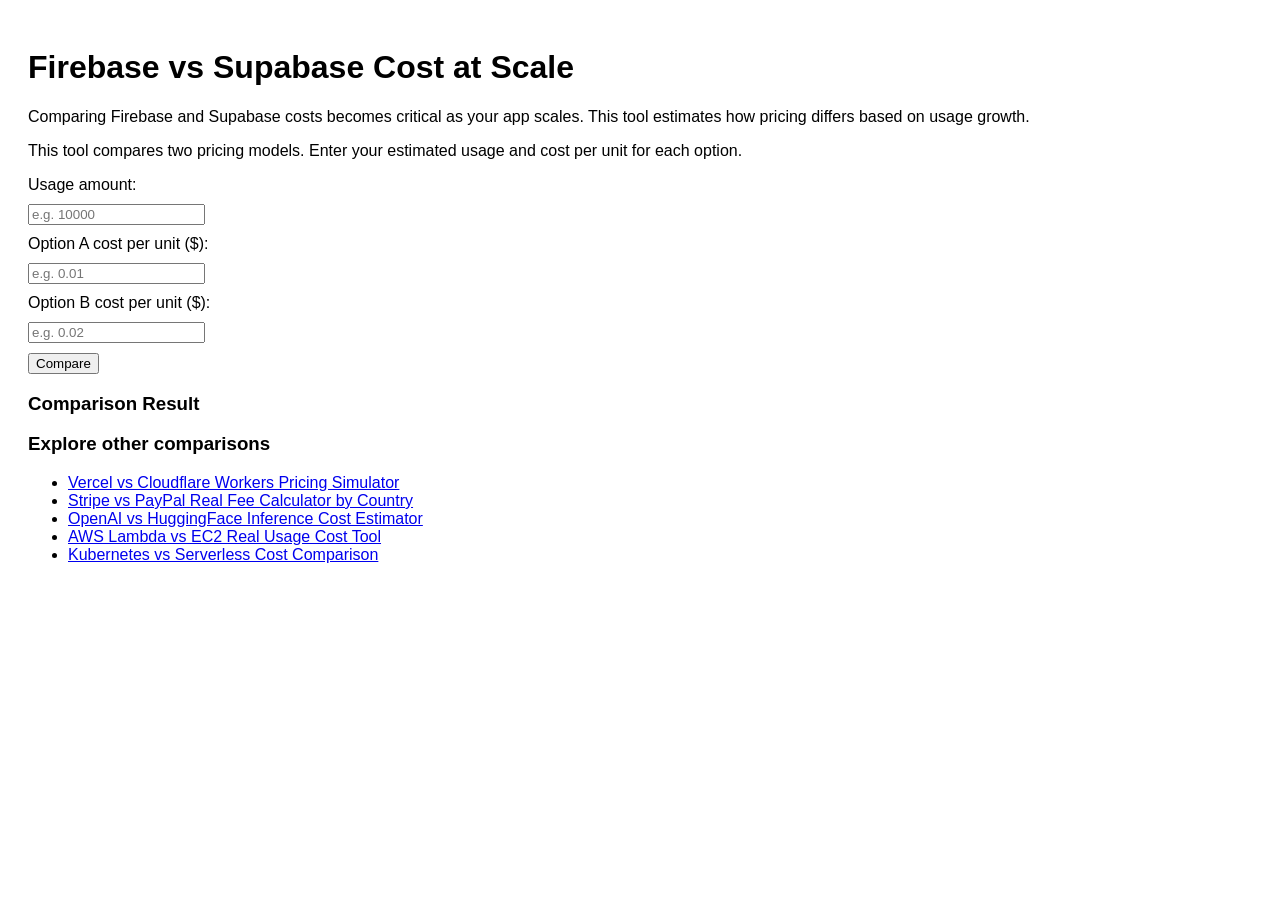
<file: firebase-vs-supabase/index.html>
<!DOCTYPE html>
<html lang="en">
<head>
<meta charset="UTF-8">
<title>Firebase vs Supabase Cost at Scale</title>
<link rel="stylesheet" href="style.css">
    <meta name="google-site-verification" content="PkLa_ViOo6FAHpvh8SacceMb95o9tePRdrqLNBz9X1M" />
</head>
<body>

<h1>Firebase vs Supabase Cost at Scale</h1>

<p>Comparing Firebase and Supabase costs becomes critical as your app scales. This tool estimates how pricing differs based on usage growth.</p>

<p>This tool compares two pricing models. Enter your estimated usage and cost per unit for each option.</p>

<label>Usage amount:</label>
<input id="usage" type="number" placeholder="e.g. 10000">

<label>Option A cost per unit ($):</label>
<input id="a" type="number" step="0.0001" placeholder="e.g. 0.01">

<label>Option B cost per unit ($):</label>
<input id="b" type="number" step="0.0001" placeholder="e.g. 0.02">

<button onclick="calc()">Compare</button>

<h3>Comparison Result</h3>
<p id="result"></p>

<h3>Explore other comparisons</h3>
<ul>
<li><a href="../vercel-vs-cloudflare/index.html">Vercel vs Cloudflare Workers Pricing Simulator</a></li><li><a href="../stripe-vs-paypal/index.html">Stripe vs PayPal Real Fee Calculator by Country</a></li><li><a href="../openai-vs-huggingface/index.html">OpenAI vs HuggingFace Inference Cost Estimator</a></li><li><a href="../lambda-vs-ec2/index.html">AWS Lambda vs EC2 Real Usage Cost Tool</a></li><li><a href="../kubernetes-vs-serverless/index.html">Kubernetes vs Serverless Cost Comparison</a></li></ul><script src='script.js'></script></body></html>
</file>
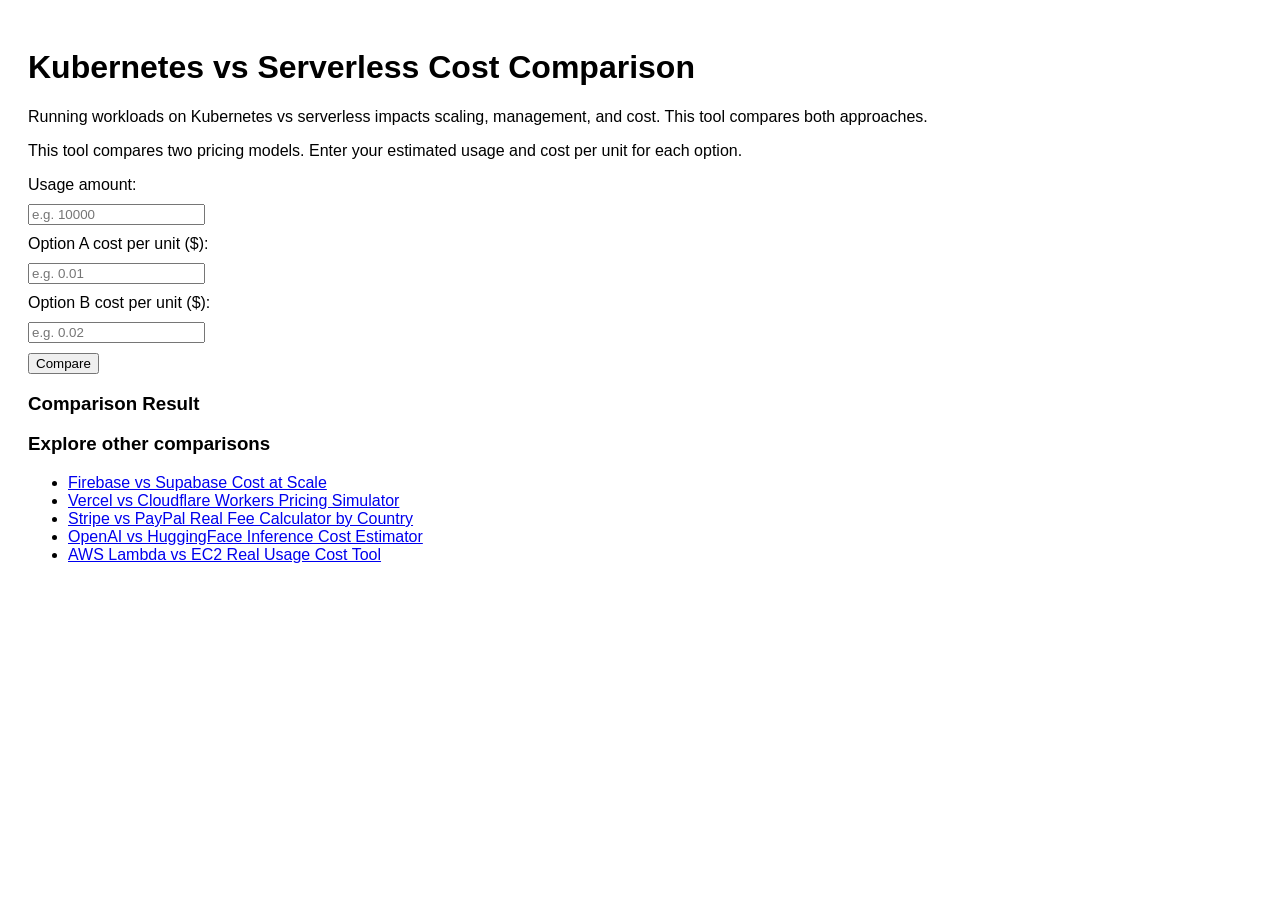
<file: kubernetes-vs-serverless/index.html>
<!DOCTYPE html>
<html lang="en">
<head>
<meta charset="UTF-8">
<title>Kubernetes vs Serverless Cost Comparison</title>
<link rel="stylesheet" href="style.css">
    <meta name="google-site-verification" content="PkLa_ViOo6FAHpvh8SacceMb95o9tePRdrqLNBz9X1M" />
</head>
<body>

<h1>Kubernetes vs Serverless Cost Comparison</h1>

<p>Running workloads on Kubernetes vs serverless impacts scaling, management, and cost. This tool compares both approaches.</p>

<p>This tool compares two pricing models. Enter your estimated usage and cost per unit for each option.</p>

<label>Usage amount:</label>
<input id="usage" type="number" placeholder="e.g. 10000">

<label>Option A cost per unit ($):</label>
<input id="a" type="number" step="0.0001" placeholder="e.g. 0.01">

<label>Option B cost per unit ($):</label>
<input id="b" type="number" step="0.0001" placeholder="e.g. 0.02">

<button onclick="calc()">Compare</button>

<h3>Comparison Result</h3>
<p id="result"></p>

<h3>Explore other comparisons</h3>
<ul>
<li><a href="../firebase-vs-supabase/index.html">Firebase vs Supabase Cost at Scale</a></li><li><a href="../vercel-vs-cloudflare/index.html">Vercel vs Cloudflare Workers Pricing Simulator</a></li><li><a href="../stripe-vs-paypal/index.html">Stripe vs PayPal Real Fee Calculator by Country</a></li><li><a href="../openai-vs-huggingface/index.html">OpenAI vs HuggingFace Inference Cost Estimator</a></li><li><a href="../lambda-vs-ec2/index.html">AWS Lambda vs EC2 Real Usage Cost Tool</a></li></ul><script src='script.js'></script></body></html>
</file>
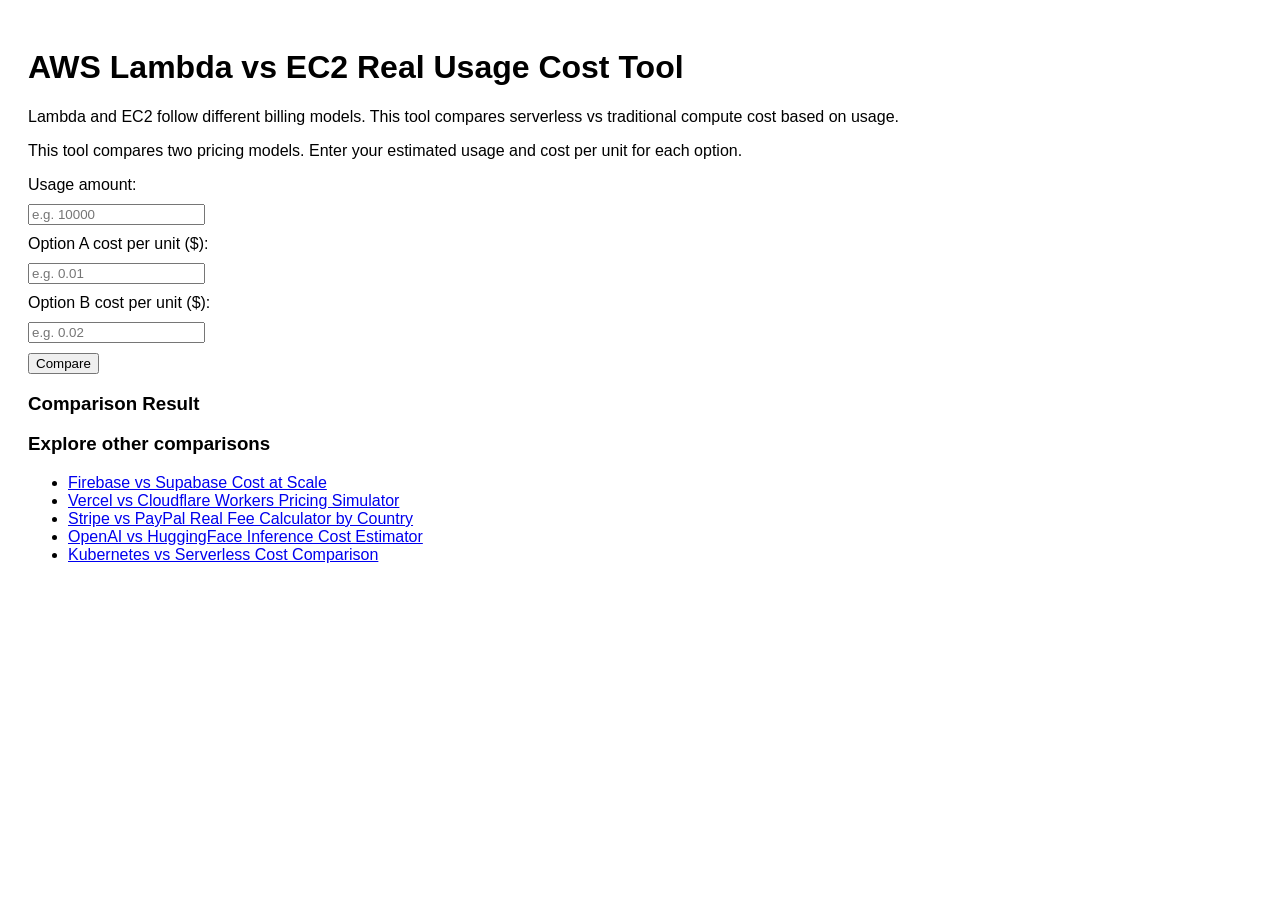
<file: lambda-vs-ec2/index.html>
<!DOCTYPE html>
<html lang="en">
<head>
<meta charset="UTF-8">
<title>AWS Lambda vs EC2 Real Usage Cost Tool</title>
<link rel="stylesheet" href="style.css">
    <meta name="google-site-verification" content="PkLa_ViOo6FAHpvh8SacceMb95o9tePRdrqLNBz9X1M" />
</head>
<body>

<h1>AWS Lambda vs EC2 Real Usage Cost Tool</h1>

<p>Lambda and EC2 follow different billing models. This tool compares serverless vs traditional compute cost based on usage.</p>

<p>This tool compares two pricing models. Enter your estimated usage and cost per unit for each option.</p>

<label>Usage amount:</label>
<input id="usage" type="number" placeholder="e.g. 10000">

<label>Option A cost per unit ($):</label>
<input id="a" type="number" step="0.0001" placeholder="e.g. 0.01">

<label>Option B cost per unit ($):</label>
<input id="b" type="number" step="0.0001" placeholder="e.g. 0.02">

<button onclick="calc()">Compare</button>

<h3>Comparison Result</h3>
<p id="result"></p>

<h3>Explore other comparisons</h3>
<ul>
<li><a href="../firebase-vs-supabase/index.html">Firebase vs Supabase Cost at Scale</a></li><li><a href="../vercel-vs-cloudflare/index.html">Vercel vs Cloudflare Workers Pricing Simulator</a></li><li><a href="../stripe-vs-paypal/index.html">Stripe vs PayPal Real Fee Calculator by Country</a></li><li><a href="../openai-vs-huggingface/index.html">OpenAI vs HuggingFace Inference Cost Estimator</a></li><li><a href="../kubernetes-vs-serverless/index.html">Kubernetes vs Serverless Cost Comparison</a></li></ul><script src='script.js'></script></body></html>
</file>
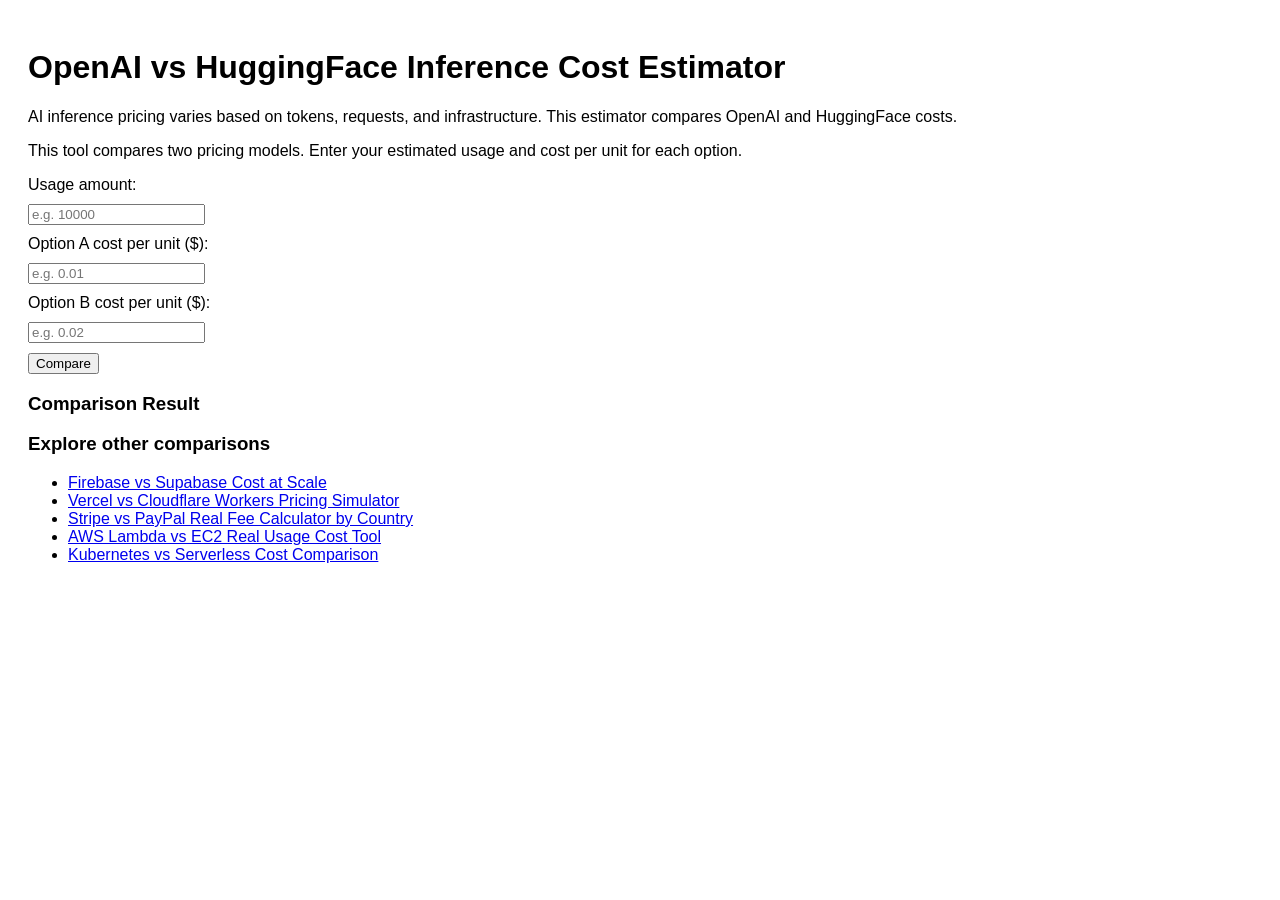
<file: openai-vs-huggingface/index.html>
<!DOCTYPE html>
<html lang="en">
<head>
<meta charset="UTF-8">
<title>OpenAI vs HuggingFace Inference Cost Estimator</title>
<link rel="stylesheet" href="style.css">
    <meta name="google-site-verification" content="PkLa_ViOo6FAHpvh8SacceMb95o9tePRdrqLNBz9X1M" />
</head>
<body>

<h1>OpenAI vs HuggingFace Inference Cost Estimator</h1>

<p>AI inference pricing varies based on tokens, requests, and infrastructure. This estimator compares OpenAI and HuggingFace costs.</p>

<p>This tool compares two pricing models. Enter your estimated usage and cost per unit for each option.</p>

<label>Usage amount:</label>
<input id="usage" type="number" placeholder="e.g. 10000">

<label>Option A cost per unit ($):</label>
<input id="a" type="number" step="0.0001" placeholder="e.g. 0.01">

<label>Option B cost per unit ($):</label>
<input id="b" type="number" step="0.0001" placeholder="e.g. 0.02">

<button onclick="calc()">Compare</button>

<h3>Comparison Result</h3>
<p id="result"></p>

<h3>Explore other comparisons</h3>
<ul>
<li><a href="../firebase-vs-supabase/index.html">Firebase vs Supabase Cost at Scale</a></li><li><a href="../vercel-vs-cloudflare/index.html">Vercel vs Cloudflare Workers Pricing Simulator</a></li><li><a href="../stripe-vs-paypal/index.html">Stripe vs PayPal Real Fee Calculator by Country</a></li><li><a href="../lambda-vs-ec2/index.html">AWS Lambda vs EC2 Real Usage Cost Tool</a></li><li><a href="../kubernetes-vs-serverless/index.html">Kubernetes vs Serverless Cost Comparison</a></li></ul><script src='script.js'></script></body></html>
</file>
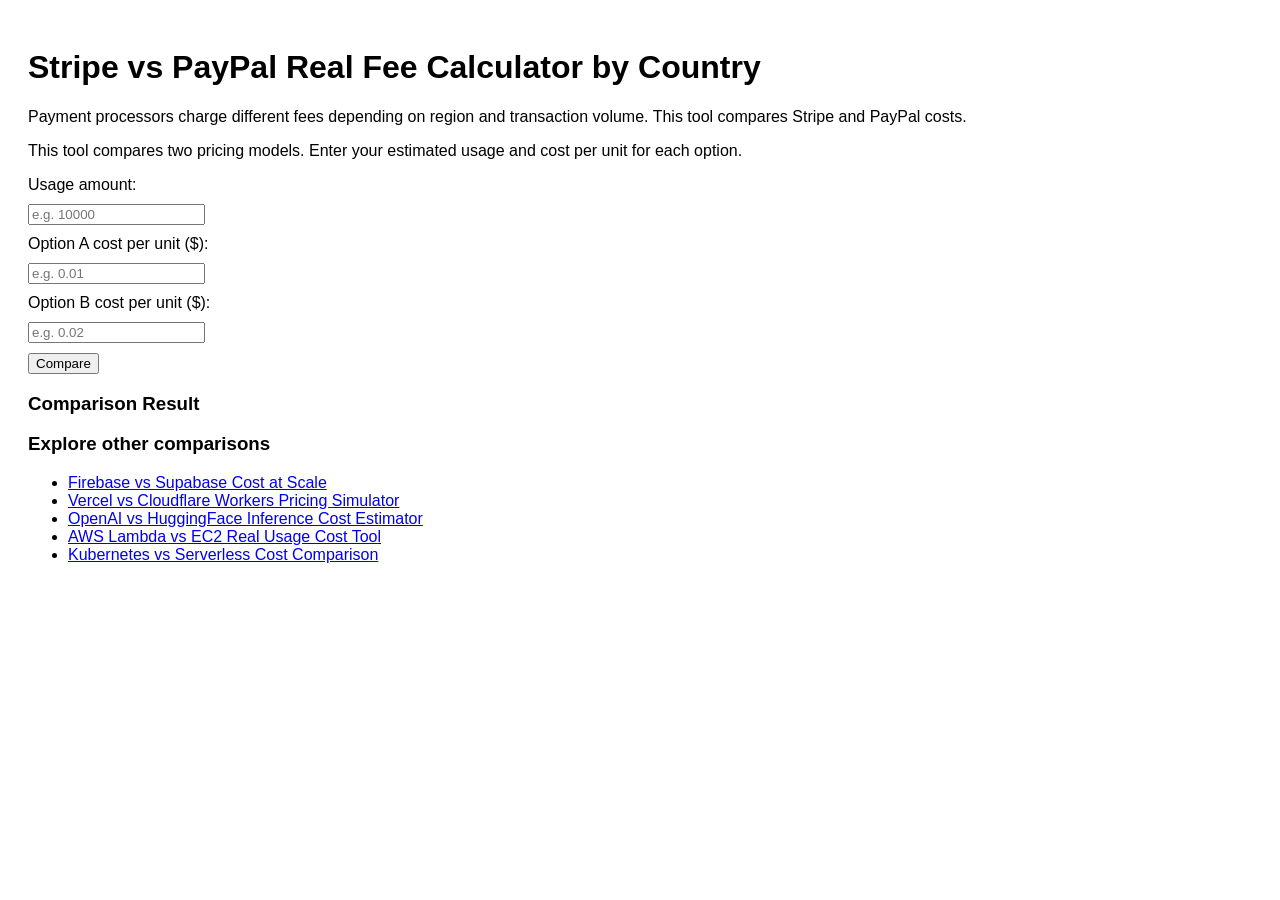
<file: stripe-vs-paypal/index.html>
<!DOCTYPE html>
<html lang="en">
<head>
<meta charset="UTF-8">
<title>Stripe vs PayPal Real Fee Calculator by Country</title>
<link rel="stylesheet" href="style.css">
    <meta name="google-site-verification" content="PkLa_ViOo6FAHpvh8SacceMb95o9tePRdrqLNBz9X1M" />
</head>
<body>

<h1>Stripe vs PayPal Real Fee Calculator by Country</h1>

<p>Payment processors charge different fees depending on region and transaction volume. This tool compares Stripe and PayPal costs.</p>

<p>This tool compares two pricing models. Enter your estimated usage and cost per unit for each option.</p>

<label>Usage amount:</label>
<input id="usage" type="number" placeholder="e.g. 10000">

<label>Option A cost per unit ($):</label>
<input id="a" type="number" step="0.0001" placeholder="e.g. 0.01">

<label>Option B cost per unit ($):</label>
<input id="b" type="number" step="0.0001" placeholder="e.g. 0.02">

<button onclick="calc()">Compare</button>

<h3>Comparison Result</h3>
<p id="result"></p>

<h3>Explore other comparisons</h3>
<ul>
<li><a href="../firebase-vs-supabase/index.html">Firebase vs Supabase Cost at Scale</a></li><li><a href="../vercel-vs-cloudflare/index.html">Vercel vs Cloudflare Workers Pricing Simulator</a></li><li><a href="../openai-vs-huggingface/index.html">OpenAI vs HuggingFace Inference Cost Estimator</a></li><li><a href="../lambda-vs-ec2/index.html">AWS Lambda vs EC2 Real Usage Cost Tool</a></li><li><a href="../kubernetes-vs-serverless/index.html">Kubernetes vs Serverless Cost Comparison</a></li></ul><script src='script.js'></script></body></html>
</file>
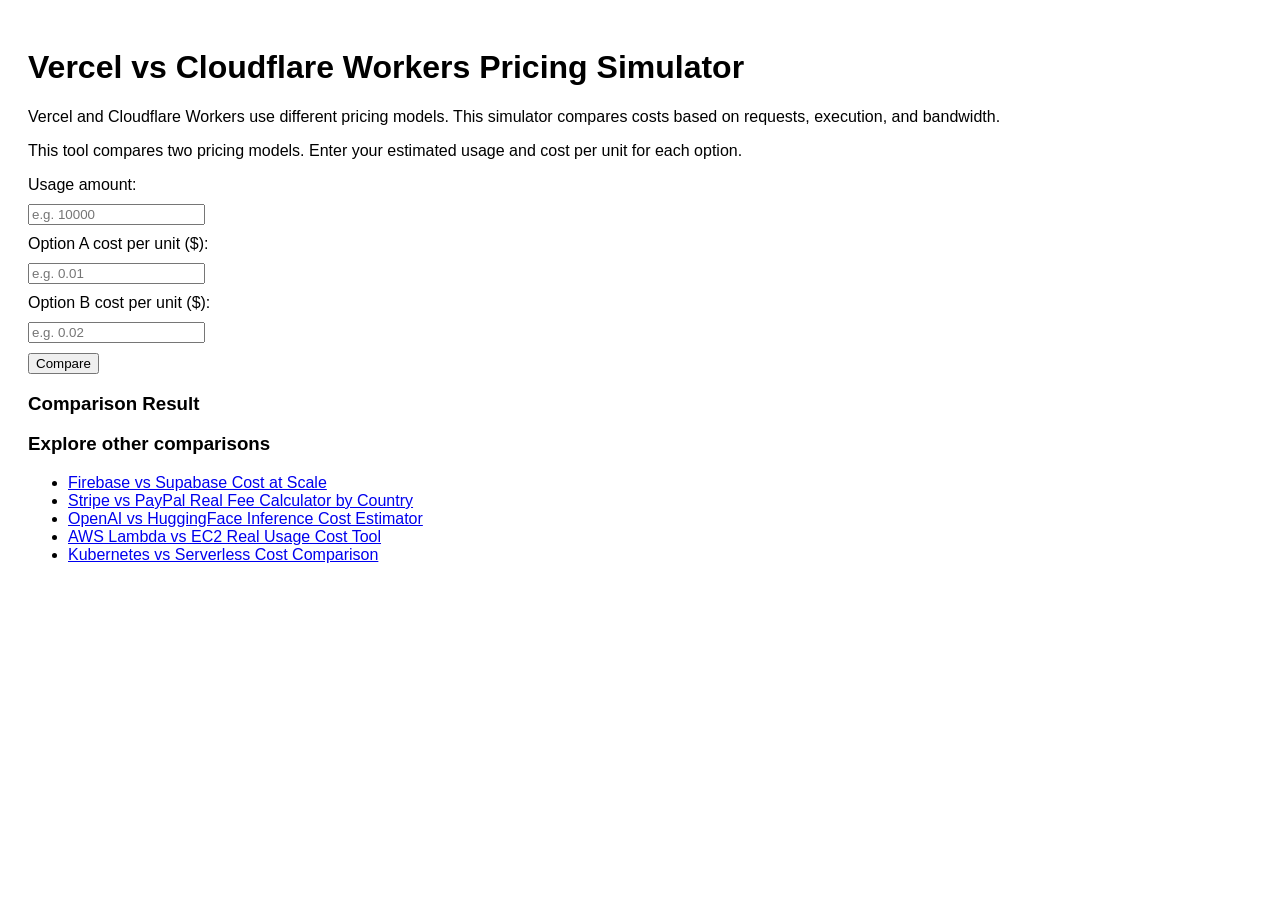
<file: vercel-vs-cloudflare/index.html>
<!DOCTYPE html>
<html lang="en">
<head>
<meta charset="UTF-8">
<title>Vercel vs Cloudflare Workers Pricing Simulator</title>
<link rel="stylesheet" href="style.css">
    <meta name="google-site-verification" content="PkLa_ViOo6FAHpvh8SacceMb95o9tePRdrqLNBz9X1M" />
</head>
<body>

<h1>Vercel vs Cloudflare Workers Pricing Simulator</h1>

<p>Vercel and Cloudflare Workers use different pricing models. This simulator compares costs based on requests, execution, and bandwidth.</p>

<p>This tool compares two pricing models. Enter your estimated usage and cost per unit for each option.</p>

<label>Usage amount:</label>
<input id="usage" type="number" placeholder="e.g. 10000">

<label>Option A cost per unit ($):</label>
<input id="a" type="number" step="0.0001" placeholder="e.g. 0.01">

<label>Option B cost per unit ($):</label>
<input id="b" type="number" step="0.0001" placeholder="e.g. 0.02">

<button onclick="calc()">Compare</button>

<h3>Comparison Result</h3>
<p id="result"></p>

<h3>Explore other comparisons</h3>
<ul>
<li><a href="../firebase-vs-supabase/index.html">Firebase vs Supabase Cost at Scale</a></li><li><a href="../stripe-vs-paypal/index.html">Stripe vs PayPal Real Fee Calculator by Country</a></li><li><a href="../openai-vs-huggingface/index.html">OpenAI vs HuggingFace Inference Cost Estimator</a></li><li><a href="../lambda-vs-ec2/index.html">AWS Lambda vs EC2 Real Usage Cost Tool</a></li><li><a href="../kubernetes-vs-serverless/index.html">Kubernetes vs Serverless Cost Comparison</a></li></ul><script src='script.js'></script></body></html>
</file>
<file: firebase-vs-supabase/style.css>
body{font-family:Arial;padding:20px;} input{display:block;margin:10px 0;}
</file>
<file: kubernetes-vs-serverless/style.css>
body{font-family:Arial;padding:20px;} input{display:block;margin:10px 0;}
</file>
<file: lambda-vs-ec2/style.css>
body{font-family:Arial;padding:20px;} input{display:block;margin:10px 0;}
</file>
<file: openai-vs-huggingface/style.css>
body{font-family:Arial;padding:20px;} input{display:block;margin:10px 0;}
</file>
<file: stripe-vs-paypal/style.css>
body{font-family:Arial;padding:20px;} input{display:block;margin:10px 0;}
</file>
<file: vercel-vs-cloudflare/style.css>
body{font-family:Arial;padding:20px;} input{display:block;margin:10px 0;}
</file>
